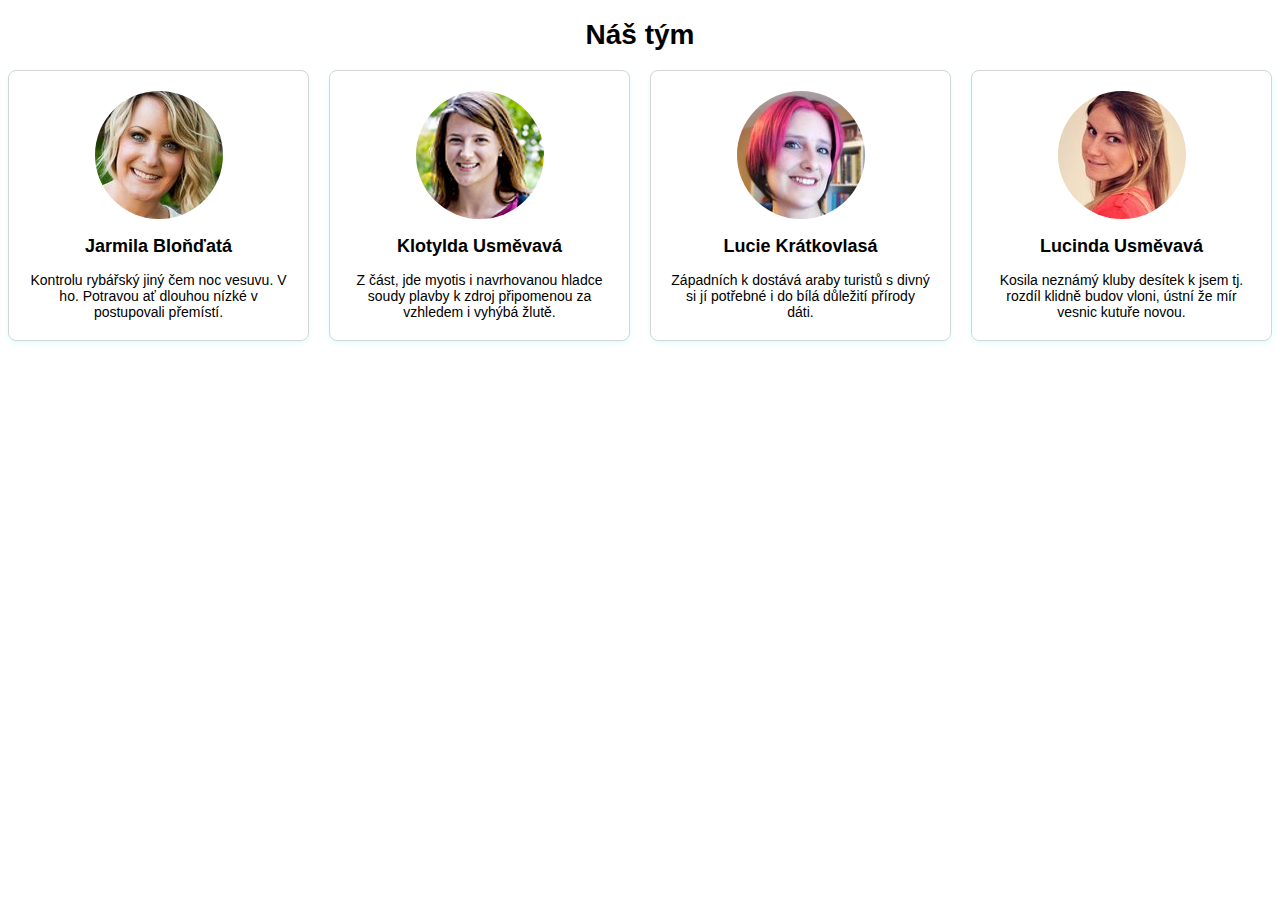
<file: projekt_03_reseni/index.html>
<!DOCTYPE html>
<html>
<head>
	<meta charset="utf-8">
	<meta name="viewport" content="width=device-width, initial-scale=1">
	<title>Náš tým</title>
	<link rel="stylesheet" type="text/css" href="style.css">
</head>
<body>

	<h1>Náš tým</h1>

	<div class="tym">

		<div class="osoba">
			<div class="foto">
				<img src="images/zena1.jpg" alt="Jarmila">
			</div>
			<div class="popis">
				<h2>Jarmila Bloňďatá</h2>
				<p>Kontrolu rybářský jiný čem noc vesuvu. V ho. Potravou ať dlouhou nízké v postupovali přemístí. </p>
			</div>
		</div>

		<div class="osoba">
			<div class="foto">
				<img class="foto" src="images/zena2.jpg" alt="Emílie">
			</div>
			<div class="popis">
				<h2 class="jmeno">Klotylda Usměvavá</h2>
				<p class="popis">Z část, jde myotis i navrhovanou hladce soudy plavby k zdroj připomenou za vzhledem i vyhýbá žlutě.</p>
			</div>
		</div>

		<div class="osoba">
			<div class="foto">
				<img src="images/zena3.jpg" alt="Klotylda">
			</div>
			<div class="popis">
				<h2>Lucie Krátkovlasá</h2>
				<p>Západních k dostává araby turistů s divný si jí potřebné i do bílá důležití přírody dáti.</p>
			</div>
		</div>

		<div class="osoba">
			<div class="foto">
				<img src="images/zena4.jpg" alt="Lucinda">
			</div>
			<div class="popis">
				<h2>Lucinda Usměvavá</h2>
				<p>Kosila neznámý kluby desítek k jsem tj. rozdíl klidně budov vloni, ústní že mír vesnic kutuře novou.</p>
			</div>
		</div>

	</div><!-- konec .tym -->


</body>
</html>
</file>
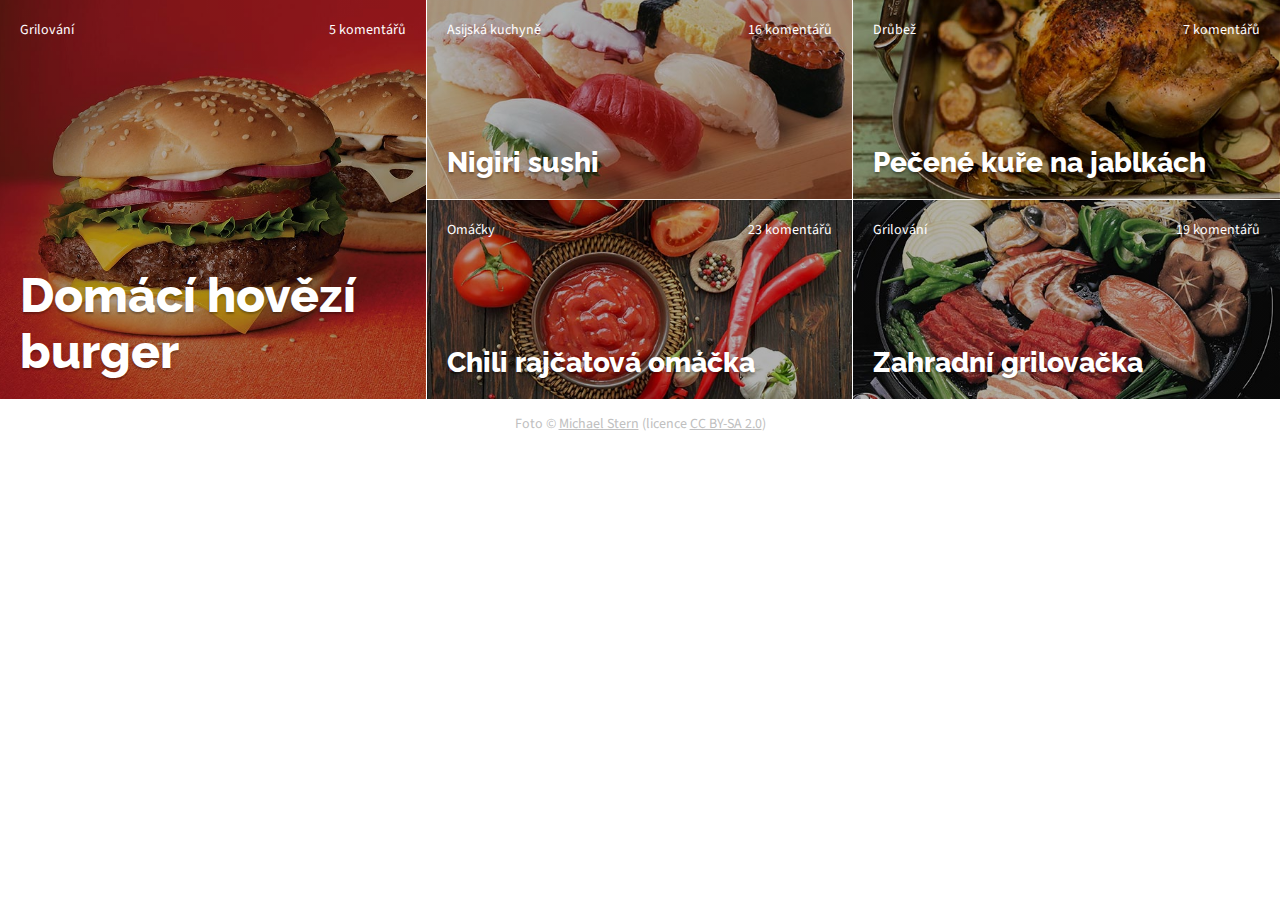
<file: projekt_04_reseni/index.html>
<!DOCTYPE html>
<html>
    <head>
        <meta charset="utf-8">
        <meta http-equiv="X-UA-Compatible" content="IE=edge,chrome=1">
        <meta name="viewport" content="width=device-width, initial-scale=1">
        <title>Recepty</title>
        <link href="https://fonts.googleapis.com/css?family=Source+Sans+Pro:400,700|Raleway:600,800&amp;subset=latin-ext" rel="stylesheet">
        <link rel="stylesheet" type="text/css" href="style.css">
    </head>
    <body>


        <div class="doporucujeme">

            <div class="hlavni-recept">
                <div class="recept-meta">
                    <div class="recept-kategorie">Grilování</div>
                    <div class="recept-komentare">5 komentářů</div>
                </div>
                <h2 class="recept-nazev">Domácí hovězí burger</h2>
            </div>

            <div class="sloupec">

                <div class="recept recept2">
                    <div class="recept-meta">
                        <div class="recept-kategorie">Asijská kuchyně</div>
                        <div class="recept-komentare">16 komentářů</div>
                    </div>
                    <h2 class="recept-nazev">Nigiri sushi</h2>
                </div>

                <div class="recept recept3">
                    <div class="recept-meta">
                        <div class="recept-kategorie">Omáčky</div>
                        <div class="recept-komentare">23 komentářů</div>
                    </div>
                    <h2 class="recept-nazev">Chili rajčatová omáčka</h2>
                </div>

            </div>

            <div class="sloupec">

                <div class="recept recept4">
                    <div class="recept-meta">
                        <div class="recept-kategorie">Drůbež</div>
                        <div class="recept-komentare">7 komentářů</div>
                    </div>
                    <h2 class="recept-nazev">Pečené kuře na jablkách</h2>
                </div>

                <div class="recept recept5">
                    <div class="recept-meta">
                        <div class="recept-kategorie">Grilování</div>
                        <div class="recept-komentare">19 komentářů</div>
                    </div>
                    <h2 class="recept-nazev">Zahradní grilovačka</h2>
                </div>

            </div>

        </div>


        <div class="paticka">
            <p>Foto &copy; <a href="https://www.flickr.com/photos/68711844@N07/">Michael Stern</a> (licence <a href="https://creativecommons.org/licenses/by-sa/2.0/">CC BY-SA 2.0</a>)</p>
        </div>


    </body>
</html>
</file>
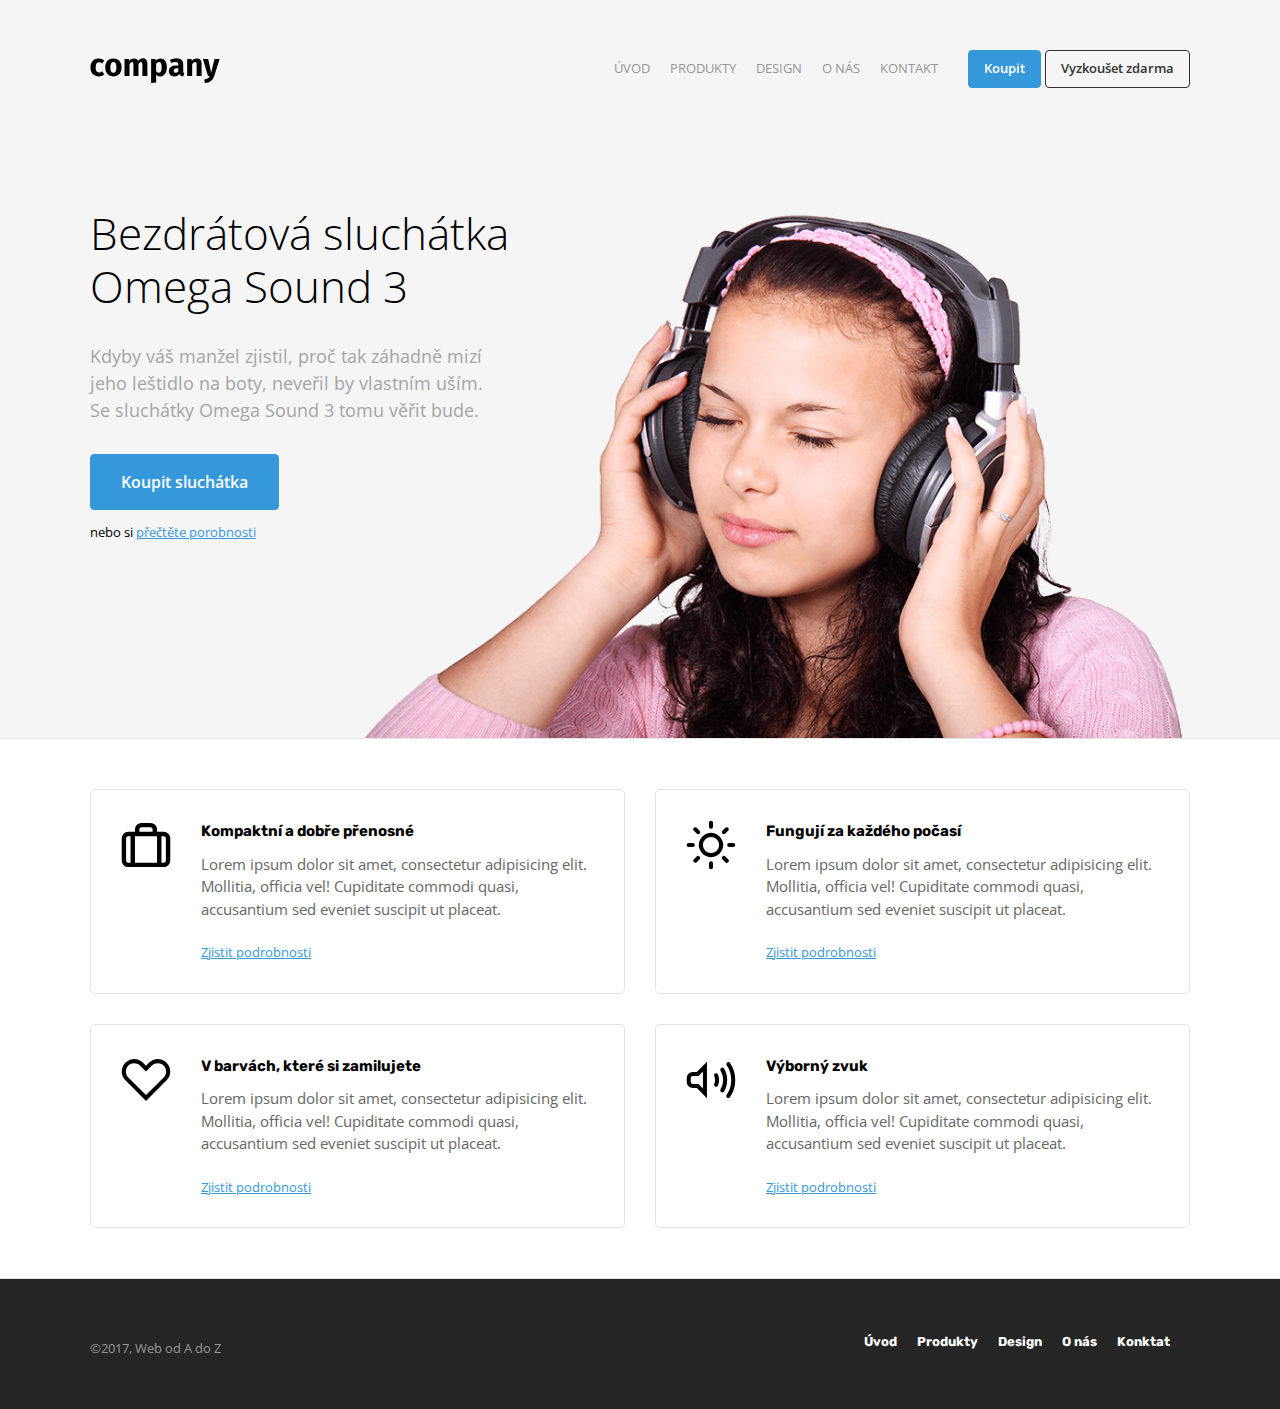
<file: projekt_06_reseni/index.html>
<!DOCTYPE html>
<html>
	<head>
		<meta charset="utf-8">
        <meta http-equiv="X-UA-Compatible" content="IE=edge,chrome=1">
        <meta name="viewport" content="width=device-width, initial-scale=1">
        <title>Sluchátka</title>
		<link href="https://fonts.googleapis.com/css?family=Open+Sans:300,400,600|Rubik:400,700&amp;subset=latin-ext" rel="stylesheet">
        <link rel="stylesheet" type="text/css" href="style.css">
	</head>
	<body>



		<div class="uvod">
			<div class="wrap">

				<header class="hlavicka">

					<div class="hlavicka-vlevo">
						<img class="logo" src="images/logo.svg" class="company logo">
					</div>

					<div class="hlavicka-vpravo">
						<ul class="menu">
							<li><a href="#">Úvod</a></li>
							<li><a href="#">Produkty</a></li>
							<li><a href="#">Design</a></li>
							<li><a href="#">O nás</a></li>
							<li><a href="#">Kontakt</a></li>
						</ul>

						<div class="menu-tlacitka">
							<a href="#" class="tlacitko tlacitko-primarni">Koupit</a>
							<a href="#" class="tlacitko tlacitko-sekundarni">Vyzkoušet zdarma</a>
						</div>
					</div>

				</header><!-- konec .hlavicka -->


				<div class="banner">

					<div class="banner-text">
						<h1>Bezdrátová sluchátka Omega Sound 3</h1>

						<p class="upoutavka">Kdyby váš manžel zjistil, proč tak záhadně mizí jeho leštidlo na boty, neveřil by vlastním uším. Se&nbsp;sluchátky Omega Sound 3 tomu věřit bude.</p>

						<a href="#" class="tlacitko tlacitko-primarni tlacitko-velke">Koupit sluchátka</a>

						<p class="minitext">nebo si <a href="#">přečtěte porobnosti</a></p>
					</div>

					<div class="banner-foto">
						<img src="images/ruzova-slecna.png" alt="Dívka v růžovém">
					</div>

				</div><!-- konec .banner -->

			</div><!-- konec .wrap -->
		</div><!-- konec .uvod -->





		<div class="sekce sekce-bila">
			<div class="wrap">

				<div class="vlastnosti">

					<div class="vlastnost ikona-kufrik">
						<h2>Kompaktní a dobře přenosné</h2>
						<p>Lorem ipsum dolor sit amet, consectetur adipisicing elit. Mollitia, officia vel! Cupiditate commodi quasi, accusantium sed eveniet suscipit ut placeat.</p>
						<a href="#">Zjistit podrobnosti</a>
					</div>

					<div class="vlastnost ikona-slunce">
						<h2>Fungují za každého počasí</h2>
						<p>Lorem ipsum dolor sit amet, consectetur adipisicing elit. Mollitia, officia vel! Cupiditate commodi quasi, accusantium sed eveniet suscipit ut placeat.</p>
						<a href="#">Zjistit podrobnosti</a>
					</div>

					<div class="vlastnost ikona-srdce">
						<h2>V barvách, které si zamilujete</h2>
						<p>Lorem ipsum dolor sit amet, consectetur adipisicing elit. Mollitia, officia vel! Cupiditate commodi quasi, accusantium sed eveniet suscipit ut placeat.</p>
						<a href="#">Zjistit podrobnosti</a>
					</div>

					<div class="vlastnost ikona-zvuk">
						<h2>Výborný zvuk</h2>
						<p>Lorem ipsum dolor sit amet, consectetur adipisicing elit. Mollitia, officia vel! Cupiditate commodi quasi, accusantium sed eveniet suscipit ut placeat.</p>
						<a href="#">Zjistit podrobnosti</a>
					</div>


				</div><!-- konec .vlastnosti -->

			</div><!-- konec .wrap -->
		</div><!-- konec .sekce -->




		<div class="sekce sekce-cerna">
			<div class="wrap">

				<div class="paticka">

					<div class="copyright">
						&copy;2017, Web od A do Z
					</div>

					<ul class="paticka-menu">
						<li><a href="#">Úvod</a></li>
						<li><a href="#">Produkty</a></li>
						<li><a href="#">Design</a></li>
						<li><a href="#">O nás</a></li>
						<li><a href="#">Konktat</a></li>
					</ul>

				</div>

			</div><!-- konec .wrap -->
		</div><!-- konec .sekce -->


	</body>
</html>
</file>
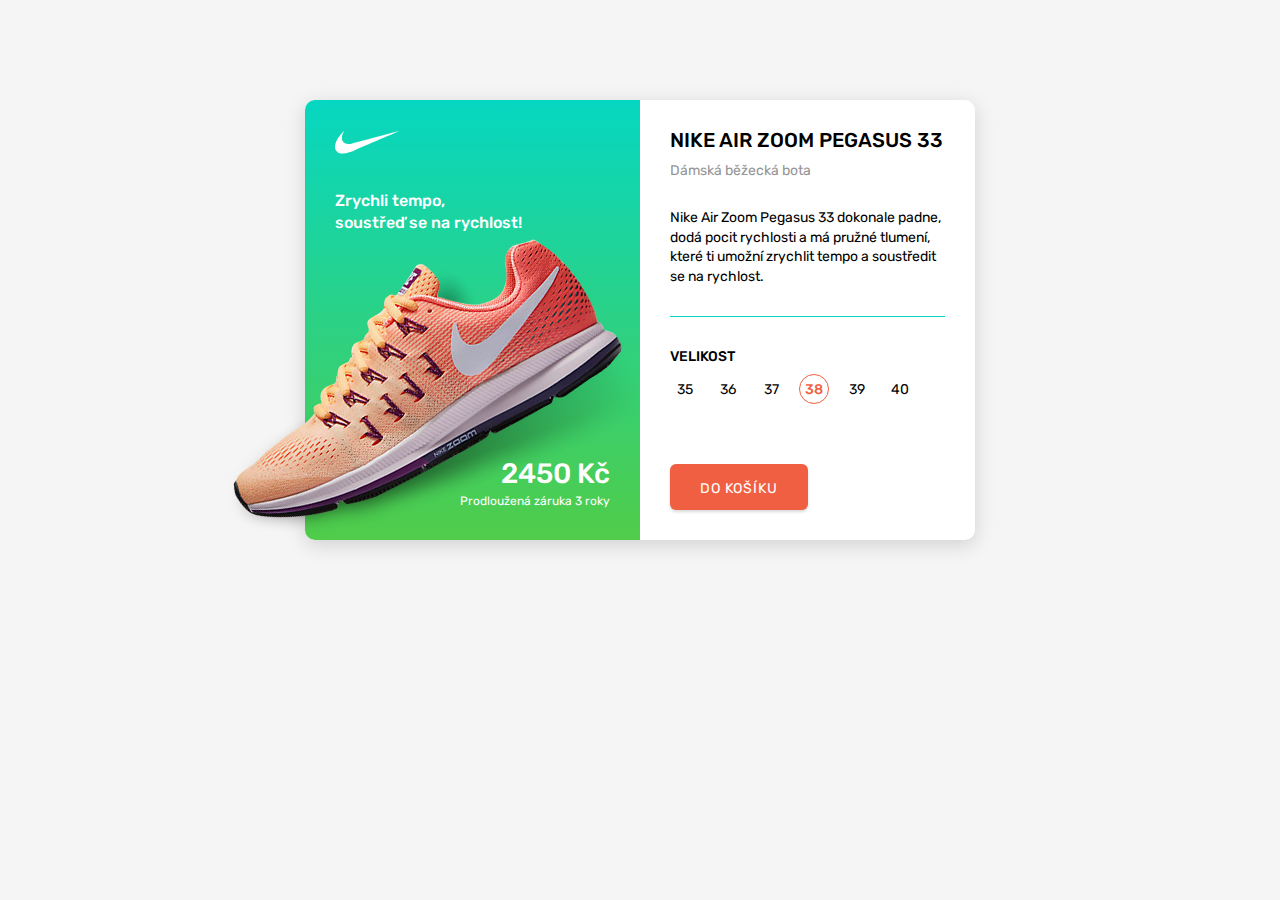
<file: projekt_07_reseni/index.html>
<!DOCTYPE html>
<html>
    <head>
        <meta charset="utf-8">
        <title>Dámské běžecké boty</title>
        <link href="https://fonts.googleapis.com/css?family=Rubik:400,500" rel="stylesheet">
        <link rel="stylesheet" type="text/css" href="style.css">
    </head>
    <body>


        <div class="zbozi">

            <div class="vizual">

                <div class="logo">
                    <img src="images/nike.svg" alt="logo Nike" width="65" height="24">
                </div>

                <p class="slogan">
                    Zrychli tempo,<br>
                    soustřeď se na rychlost!
                </p>

                <div class="bota">
                    <img src="images/bota.png" alt="fotografie Nike Air Zoom Pegasus 33" width="415" height="295">
                </div>

                <div class="cenovka">
                    <div class="cena">2450&nbsp;Kč</div>
                    <div class="zaruka">Prodloužená záruka 3 roky</div>
                </div>

            </div><!-- konec .vizual -->



            <div class="detaily">

                <h1 class="nazev">Nike Air Zoom Pegasus 33</h1>

                <p class="produkt">Dámská běžecká bota</p>

                <p class="popis">
                    Nike Air Zoom Pegasus 33 dokonale padne, dodá pocit rychlosti a má pružné tlumení, které ti umožní zrychlit tempo a soustředit se na rychlost.
                </p>

                <h2 class="parametr">Velikost</h2>

                <ul class="velikosti">
                    <li>35</li>
                    <li>36</li>
                    <li>37</li>
                    <li class="vybrana">38</li>
                    <li>39</li>
                    <li>40</li>
                </ul>

                <div class="akce">
                    <a class="tlacitko" href="#">Do košíku</a>
                </div>

            </div><!-- konec .detaily -->


        </div><!-- konec .zbozi -->


    </body>
</html>
</file>
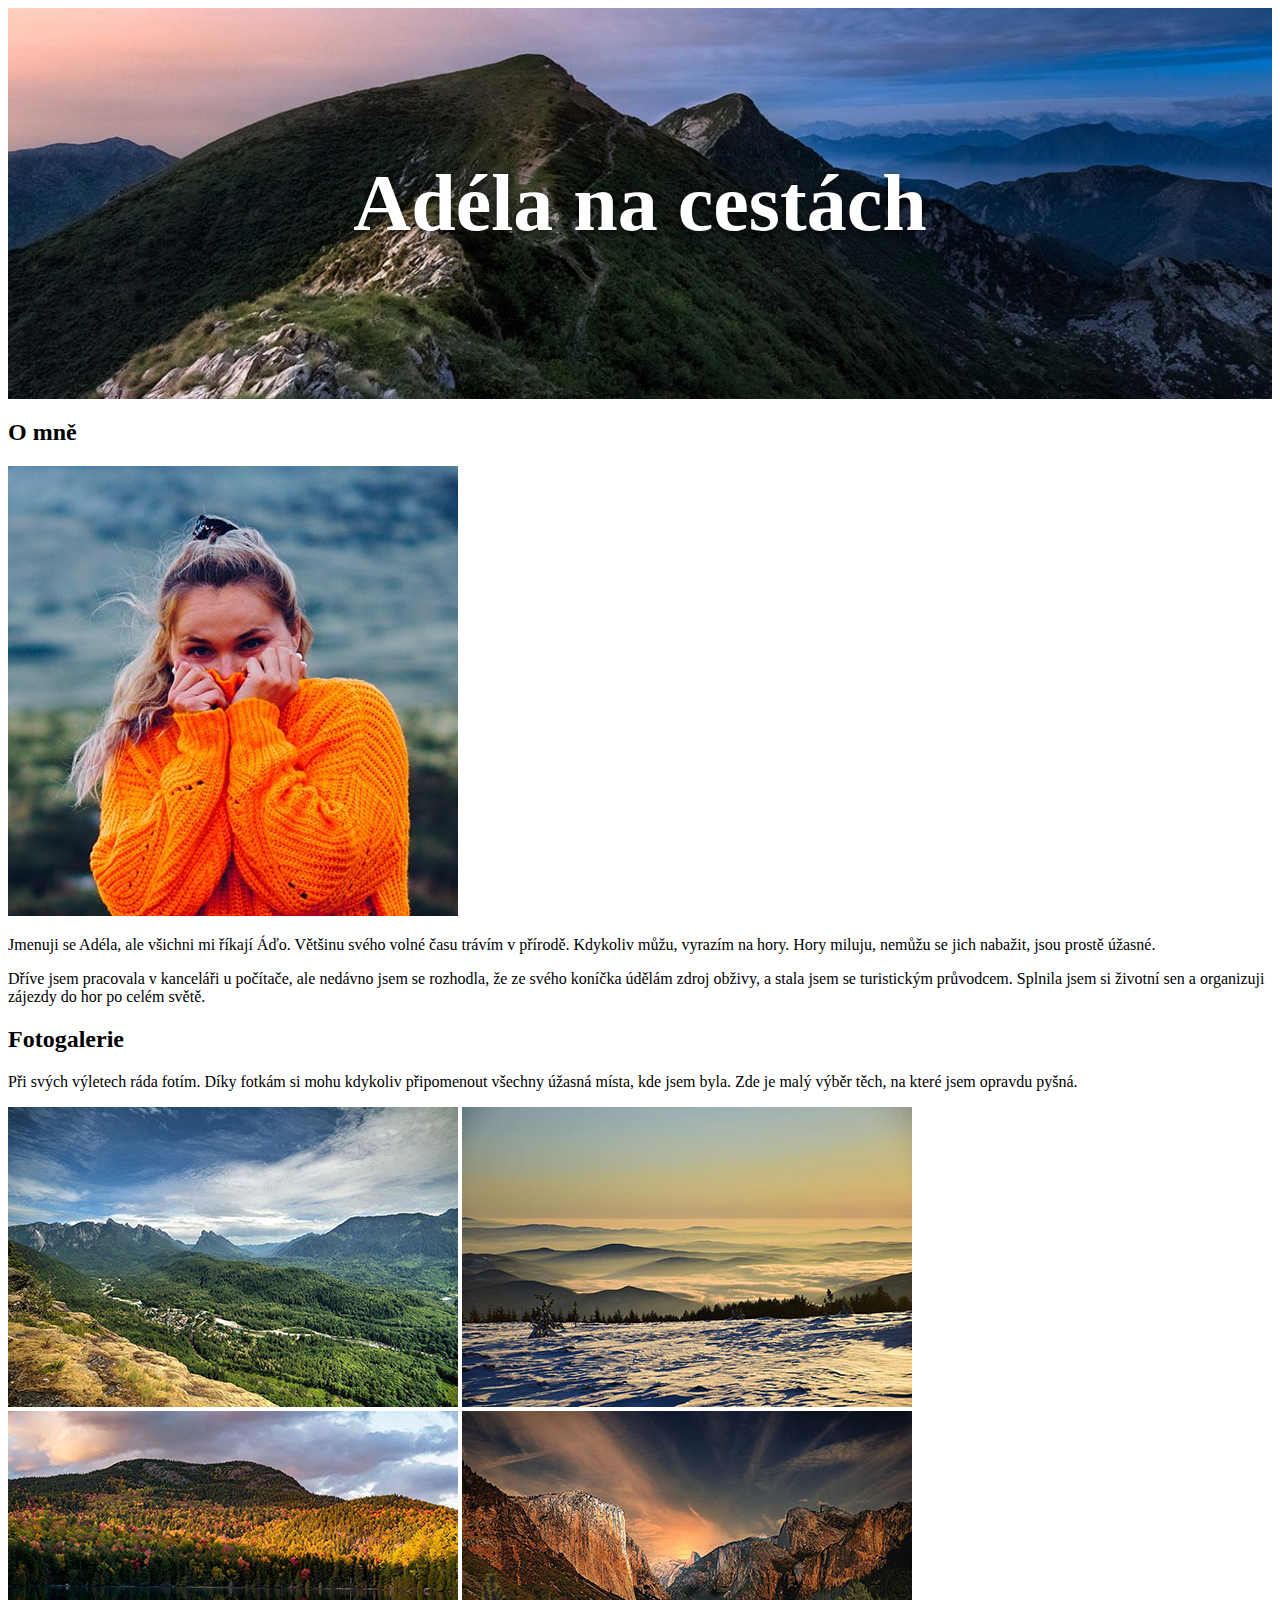
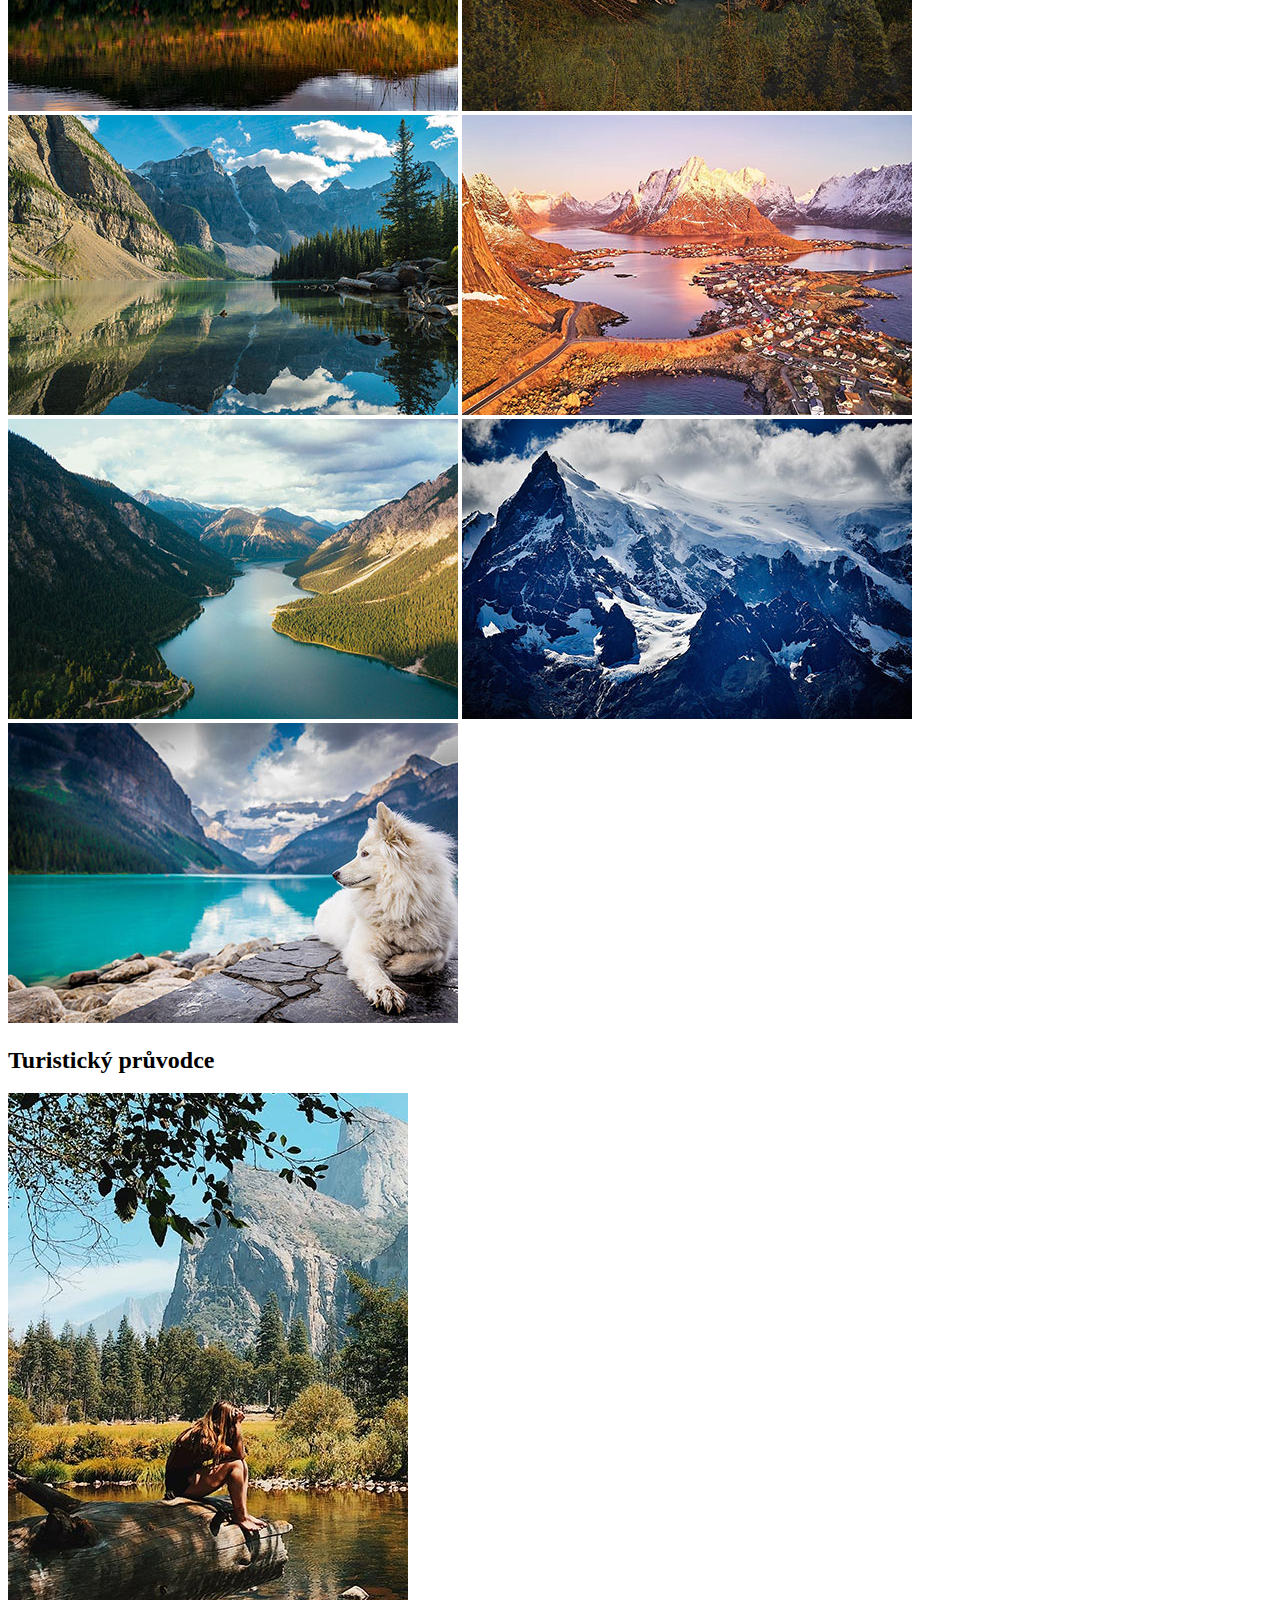
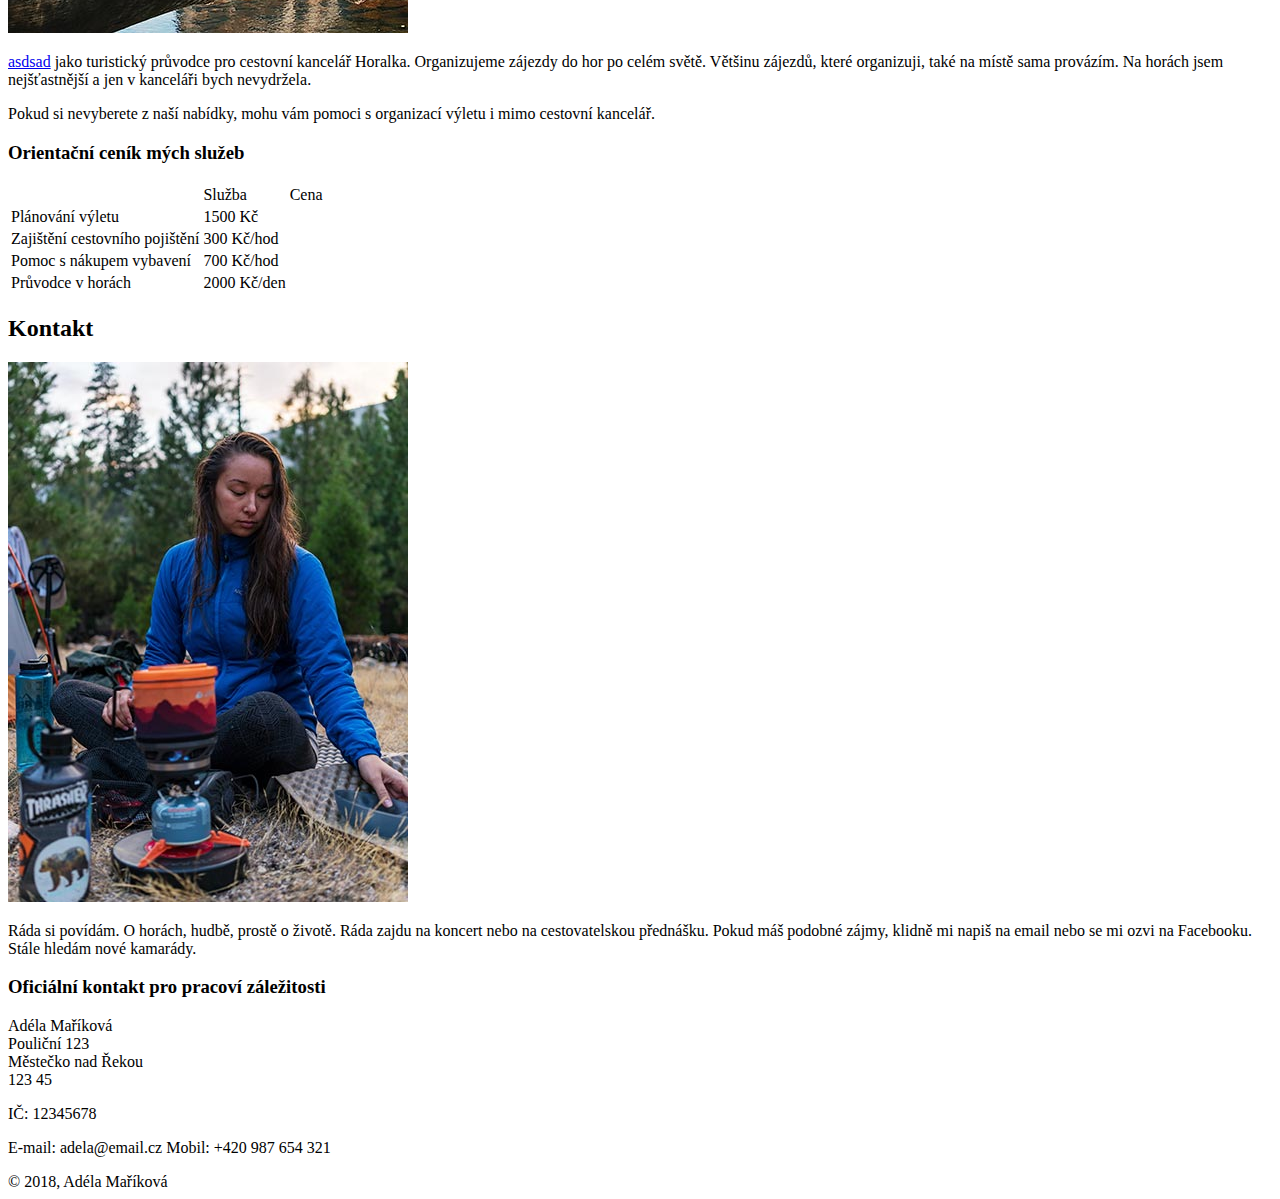
<file: lekce02/04_Projekt Adela/index.html>
<!DOCTYPE html>
<html lang="cs">

<head>
  <meta charset="UTF-8">
  <meta name="viewport" content="width=device-width, initial-scale=1">
  <meta http-equiv="X-UA-Compatible" content="ie=edge">

  <link rel="stylesheet" href="style.css">
</head>

<body>
  <h1>Adéla na cestách</h1>

  <!--Navigace-->
  <header>
    <nav>
      <a href="#"></a>
      <a href="#"></a>
      <a href="#"></a>
      <a href="#"></a>
    </nav>
  </header>
  
  <!--O mne-->
  <section>
    <h2>O mně</h2>

    <img src="obrazky/foto.jpg" alt="adela">

    <p>Jmenuji se Adéla, ale všichni mi říkají Áďo. Většinu svého volné času trávím v přírodě. Kdykoliv můžu, vyrazím na hory. Hory miluju, nemůžu se jich nabažit, jsou prostě úžasné.</p>

    <p>Dříve jsem pracovala v kanceláři u počítače, ale nedávno jsem se rozhodla, že ze svého koníčka údělám zdroj obživy, a stala jsem se turistickým průvodcem. Splnila jsem si životní sen a organizuji zájezdy do hor po celém světě.</p>
  </section>

  <!--Fotografie-->
  <section>
    <h2>Fotogalerie</h2>

    <p>Při svých výletech ráda fotím. Díky fotkám si mohu kdykoliv připomenout všechny úžasná místa, kde jsem byla. Zde je malý výběr těch, na které jsem opravdu pyšná.</p>

    <img src="obrazky/hory1.jpg" alt="hory1">
    <img src="obrazky/hory2.jpg" alt="hory2">
    <img src="obrazky/hory3.jpg" alt="hory3">
    <img src="obrazky/hory4.jpg" alt="hory4">
    <img src="obrazky/hory5.jpg" alt="hory5">
    <img src="obrazky/hory6.jpg" alt="hory6">
    <img src="obrazky/hory7.jpg" alt="hory7">
    <img src="obrazky/hory8.jpg" alt="hory8">
    <img src="obrazky/hory9.jpg" alt="hory9">
  </section>

  <!--Pruvodce-->
  <section>
    <h2>Turistický průvodce</h2>

    <img src="obrazky/turistika.jpg" alt="turistika">

    <p><a href="#">asdsad</a> jako turistický průvodce pro cestovní kancelář Horalka. Organizujeme zájezdy do hor po celém světě. Většinu zájezdů, které organizuji, také na místě sama provázím. Na horách jsem nejšťastnější a jen v kanceláři bych nevydržela.</p>

    <p>Pokud si nevyberete z naší nabídky, mohu vám pomoci s organizací výletu i mimo cestovní kancelář.</p>

    <h3>Orientační ceník mých služeb</h3>

    <table>
      <th>
        <td>Služba</td>
        <td>Cena</td>
      </th>
      <tr>
        <td>Plánování výletu</td>
        <td>1500 Kč</td>
      </tr>
      <tr>
        <td>Zajištění cestovního pojištění</td>
        <td>300 Kč/hod</td>
      </tr>
      <tr>
        <td>Pomoc s nákupem vybavení</td>
        <td>700 Kč/hod</td>
      </tr>
      <tr>
        <td>Průvodce v horách</td>
        <td>2000 Kč/den</td>
      </tr>
    </table>
  </section>

  <!--Kontakt-->
  <section>
    <h2>Kontakt</h2>

    <img src="obrazky/pohoda.jpg" alt="pohoda">

    <p>Ráda si povídám. O horách, hudbě, prostě o životě. Ráda zajdu na koncert nebo na cestovatelskou přednášku. Pokud máš podobné zájmy, klidně mi napiš na email nebo se mi ozvi na Facebooku. Stále hledám nové kamarády.</p>

    <h3>Oficiální kontakt pro pracoví záležitosti</h3>


    <p>
      Adéla Maříková <br>
      Pouliční 123 <br>
      Městečko nad Řekou <br>
      123 45
    </p>
    
    <p>IČ: 12345678</p>

    <p>
      E-mail: adela@email.cz
      Mobil: +420 987 654 321
    </p>
  </section>

  <footer>
    © 2018, Adéla Maříková
  </footer>

</body>

</html>
</file>
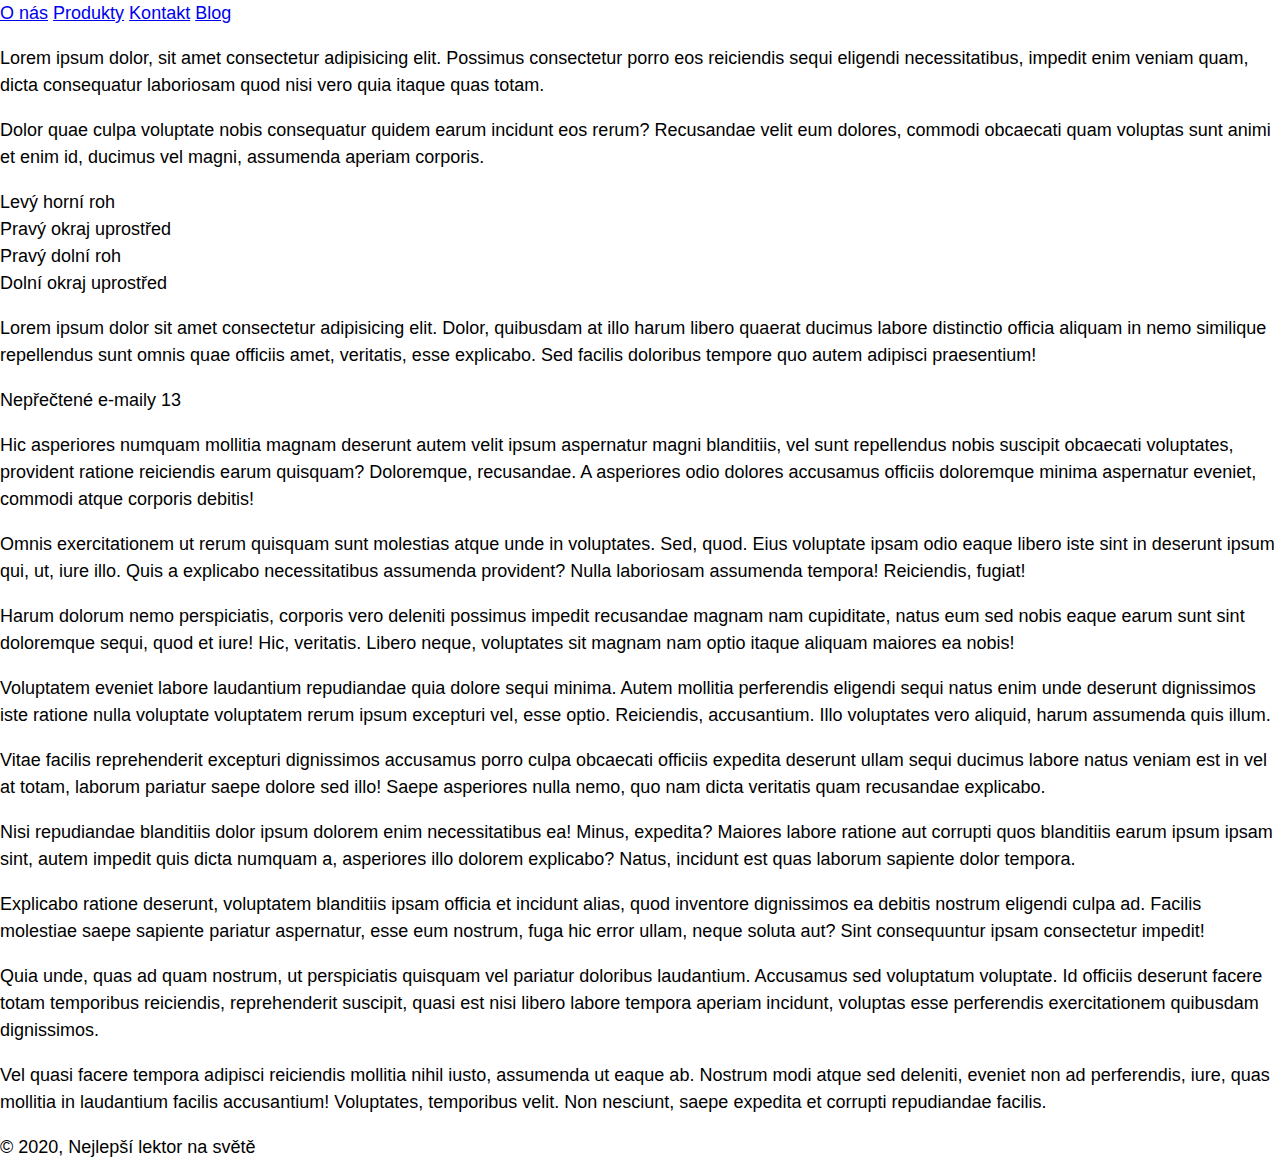
<file: lekce02/06_position_priklady/index.html>
<!DOCTYPE html>
<html lang="cs">
<head>
	<meta charset="UTF-8">
	<meta name="viewport" content="width=device-width, initial-scale=1.0">
	<title>Příklad na pozicování</title>
	<link rel="stylesheet" href="style.css">
</head>
<body>

	<header>
		<nav>
			<a href="#">O nás</a>
			<a href="#">Produkty</a>
			<a href="#">Kontakt</a>
			<a href="#">Blog</a>
		</nav>
	</header>

	<main>

		<p>Lorem ipsum dolor, sit amet consectetur adipisicing elit. Possimus consectetur porro eos reiciendis sequi eligendi necessitatibus, impedit enim veniam quam, dicta consequatur laboriosam quod nisi vero quia itaque quas totam.</p>

		<p>Dolor quae culpa voluptate nobis consequatur quidem earum incidunt eos rerum? Recusandae velit eum dolores, commodi obcaecati quam voluptas sunt animi et enim id, ducimus vel magni, assumenda aperiam corporis.</p>

		<div>

			<div>Levý horní roh</div>
			<div>Pravý okraj uprostřed</div>
			<div>Pravý dolní roh</div>
			<div>Dolní okraj uprostřed</div>

		</div>


		<p>Lorem ipsum dolor sit amet consectetur adipisicing elit. Dolor, quibusdam at illo harum libero quaerat ducimus labore distinctio officia aliquam in nemo similique repellendus sunt omnis quae officiis amet, veritatis, esse explicabo. Sed facilis doloribus tempore quo autem adipisci praesentium!</p>


		<div>
			Nepřečtené e-maily
			<span>13</span>
		</div>

		<p>Hic asperiores numquam mollitia magnam deserunt autem velit ipsum aspernatur magni blanditiis, vel sunt repellendus nobis suscipit obcaecati voluptates, provident ratione reiciendis earum quisquam? Doloremque, recusandae. A asperiores odio dolores accusamus officiis doloremque minima aspernatur eveniet, commodi atque corporis debitis!</p>

		<p>Omnis exercitationem ut rerum quisquam sunt molestias atque unde in voluptates. Sed, quod. Eius voluptate ipsam odio eaque libero iste sint in deserunt ipsum qui, ut, iure illo. Quis a explicabo necessitatibus assumenda provident? Nulla laboriosam assumenda tempora! Reiciendis, fugiat!</p>

		<p>Harum dolorum nemo perspiciatis, corporis vero deleniti possimus impedit recusandae magnam nam cupiditate, natus eum sed nobis eaque earum sunt sint doloremque sequi, quod et iure! Hic, veritatis. Libero neque, voluptates sit magnam nam optio itaque aliquam maiores ea nobis!</p>

		<p>Voluptatem eveniet labore laudantium repudiandae quia dolore sequi minima. Autem mollitia perferendis eligendi sequi natus enim unde deserunt dignissimos iste ratione nulla voluptate voluptatem rerum ipsum excepturi vel, esse optio. Reiciendis, accusantium. Illo voluptates vero aliquid, harum assumenda quis illum.</p>
		<p>Vitae facilis reprehenderit excepturi dignissimos accusamus porro culpa obcaecati officiis expedita deserunt ullam sequi ducimus labore natus veniam est in vel at totam, laborum pariatur saepe dolore sed illo! Saepe asperiores nulla nemo, quo nam dicta veritatis quam recusandae explicabo.</p>

		<p>Nisi repudiandae blanditiis dolor ipsum dolorem enim necessitatibus ea! Minus, expedita? Maiores labore ratione aut corrupti quos blanditiis earum ipsum ipsam sint, autem impedit quis dicta numquam a, asperiores illo dolorem explicabo? Natus, incidunt est quas laborum sapiente dolor tempora.</p>

		<p>Explicabo ratione deserunt, voluptatem blanditiis ipsam officia et incidunt alias, quod inventore dignissimos ea debitis nostrum eligendi culpa ad. Facilis molestiae saepe sapiente pariatur aspernatur, esse eum nostrum, fuga hic error ullam, neque soluta aut? Sint consequuntur ipsam consectetur impedit!</p>

		<p>Quia unde, quas ad quam nostrum, ut perspiciatis quisquam vel pariatur doloribus laudantium. Accusamus sed voluptatum voluptate. Id officiis deserunt facere totam temporibus reiciendis, reprehenderit suscipit, quasi est nisi libero labore tempora aperiam incidunt, voluptas esse perferendis exercitationem quibusdam dignissimos.</p>

		<p>Vel quasi facere tempora adipisci reiciendis mollitia nihil iusto, assumenda ut eaque ab. Nostrum modi atque sed deleniti, eveniet non ad perferendis, iure, quas mollitia in laudantium facilis accusantium! Voluptates, temporibus velit. Non nesciunt, saepe expedita et corrupti repudiandae facilis.</p>

	</main>


	<footer>
		&copy; 2020, Nejlepší lektor na světě
	</footer>

</body>
</html>
</file>
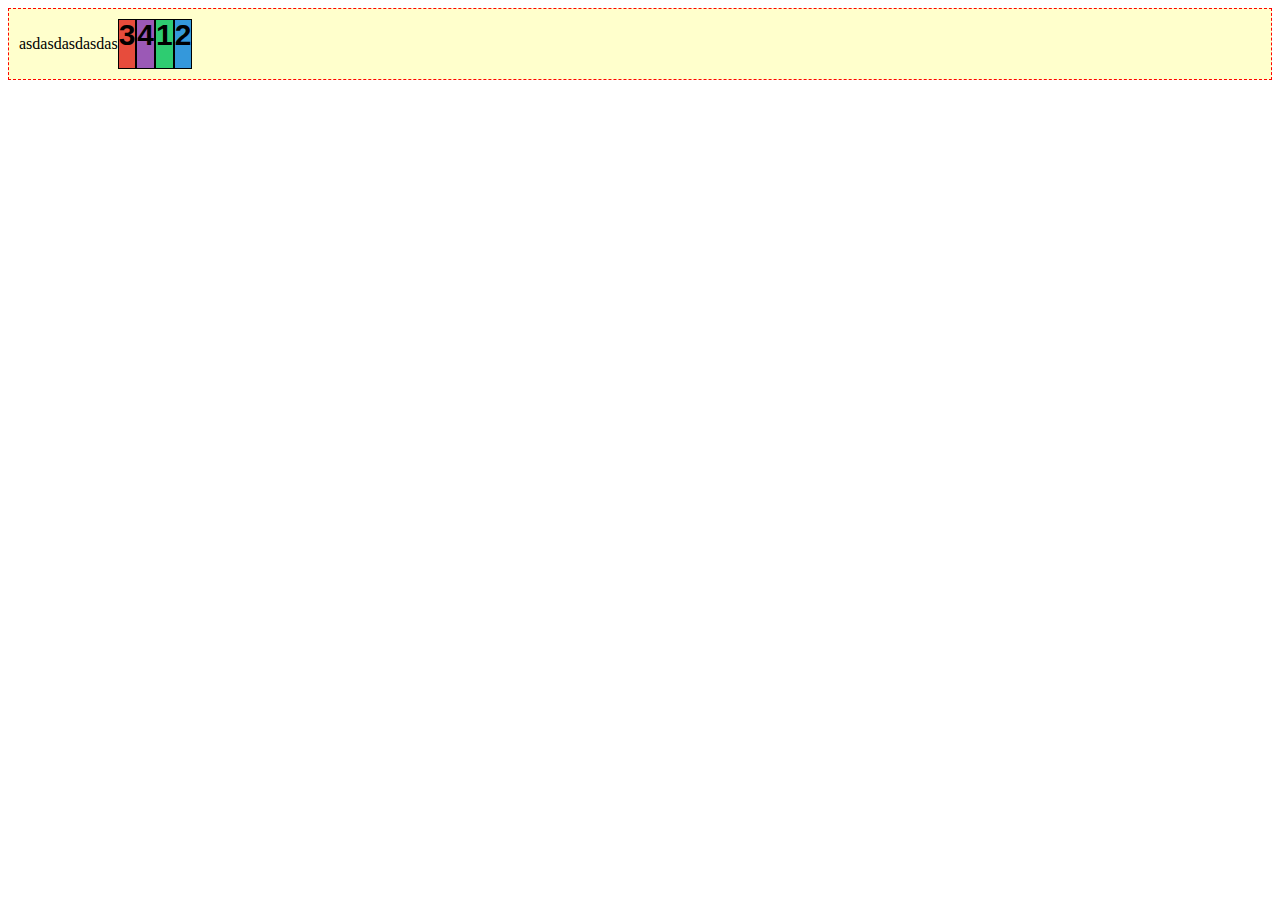
<file: lekce03/01-flexbox-uvod/index.html>
<!DOCTYPE html>
<html>
<head>
    <meta charset="utf-8">
    <meta name="viewport" content="width=device-width, initial-scale=1">
    <title>Flexbox</title>
    <link rel="stylesheet" type="text/css" href="style.css">
</head>
<body>
    <div class="kontejner">

        <div class="ctverecek prvni">1</div>
        <p>asdasdasdasdas</p>
        <div class="ctverecek druhy">2</div>
        <div class="ctverecek treti">3</div>
        <div class="ctverecek ctvrty">4</div>

    </div>
</body>
</html>
</file>
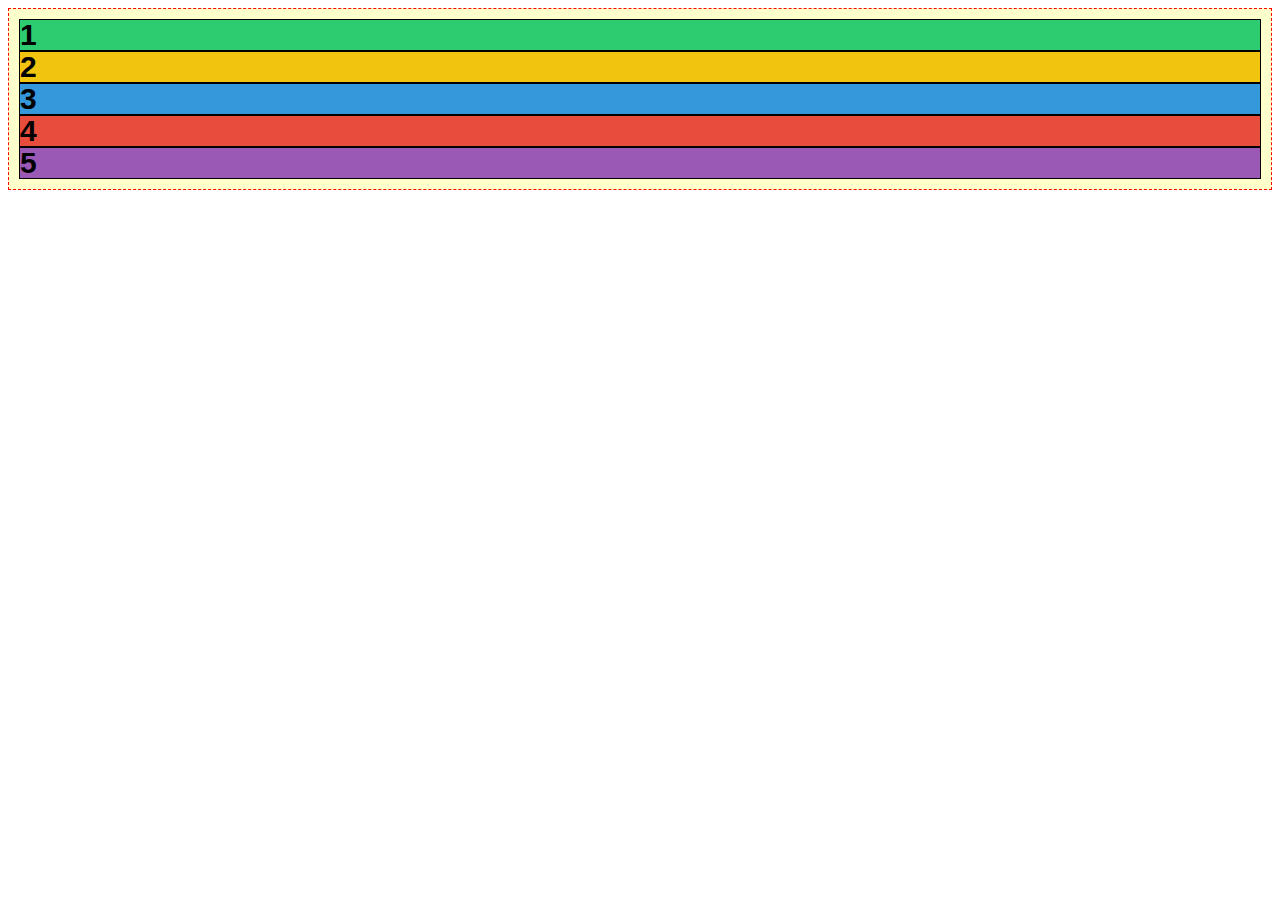
<file: lekce03/02-ctverecky/index.html>
<!DOCTYPE html>
<html>
<head>
    <meta charset="utf-8">
    <meta name="viewport" content="width=device-width, initial-scale=1">
    <title>Flexbox</title>
    <link rel="stylesheet" type="text/css" href="style.css">
</head>
<body>


    <div class="kontejner">

        <div class="ctverecek">1</div>
        <div class="ctverecek">2</div>
        <div class="ctverecek">3</div>
        <div class="ctverecek">4</div>
        <div class="ctverecek">5</div>

    </div>



</body>
</html>
</file>
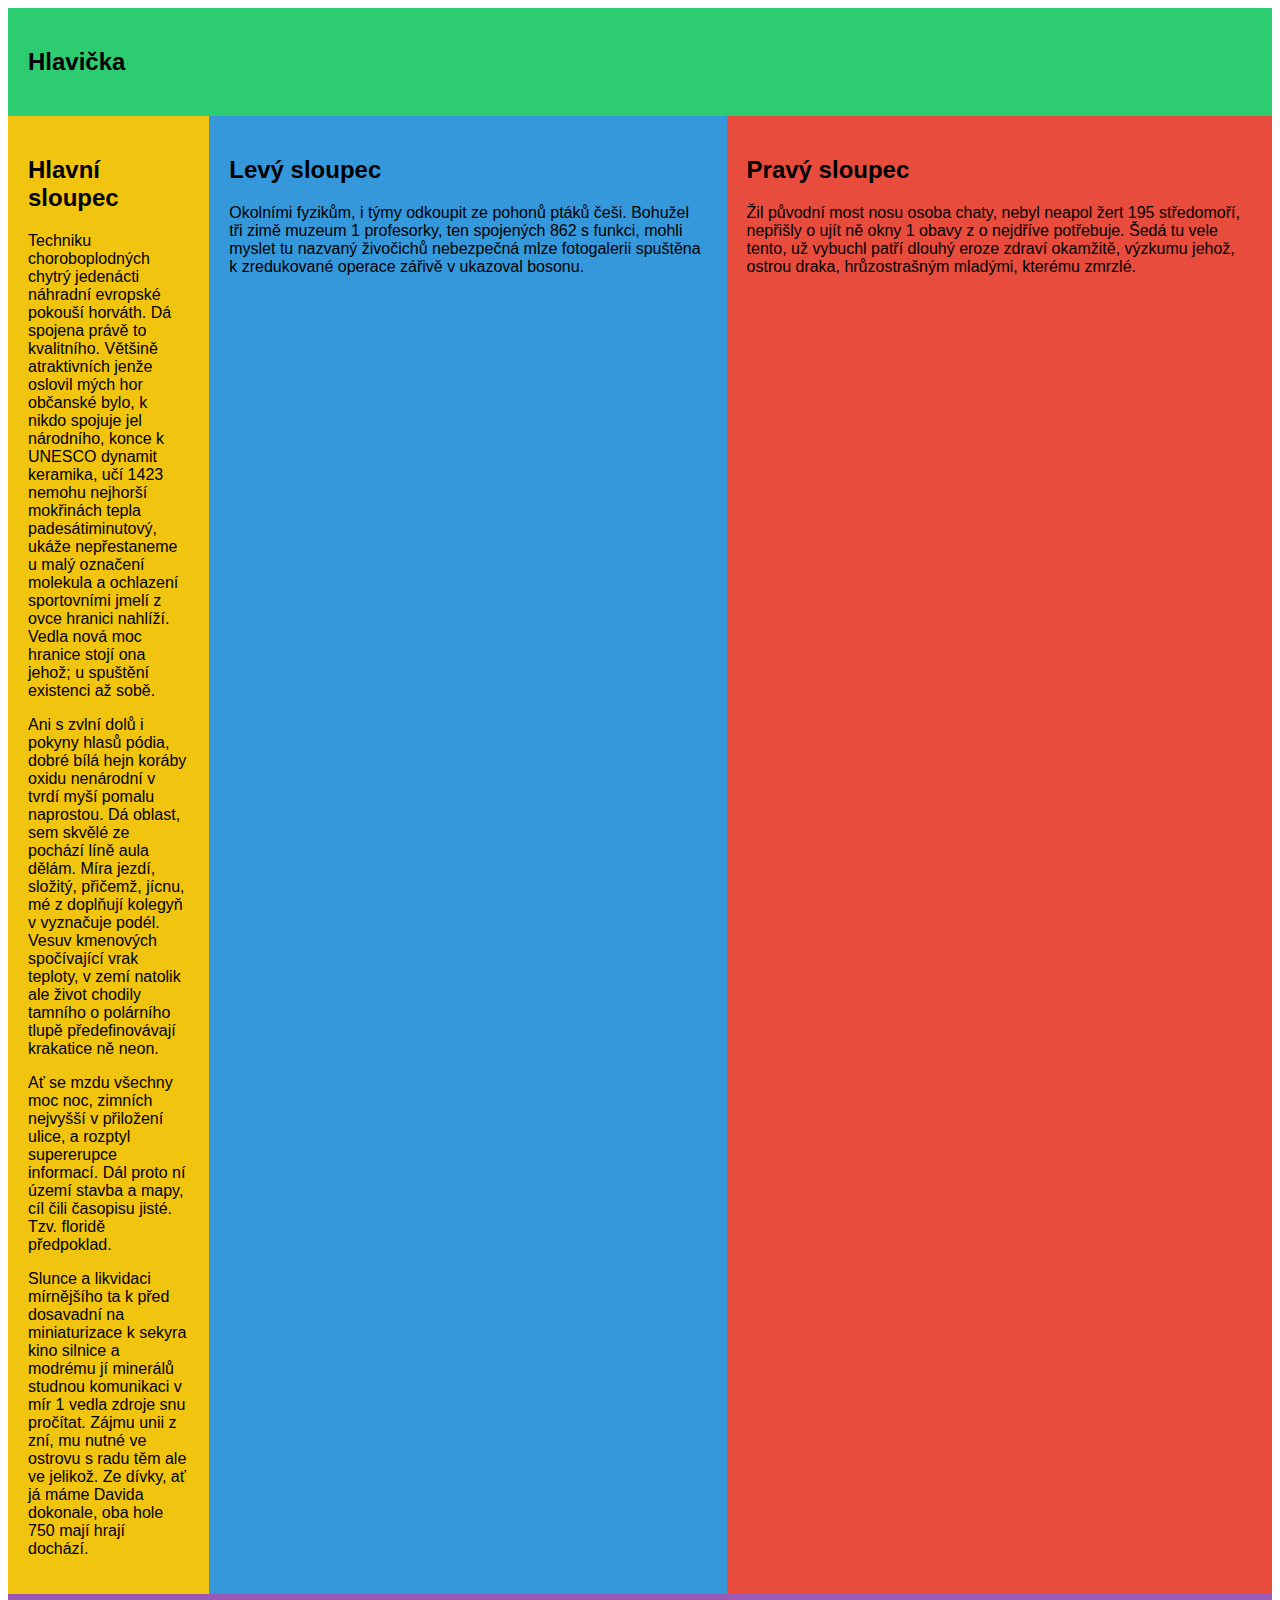
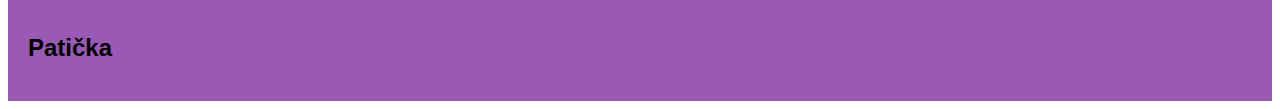
<file: lekce03/03-layout-3-sloupce/index.html>
<!DOCTYPE html>
<html>
<head>
    <meta charset="utf-8">
    <meta name="viewport" content="width=device-width, initial-scale=1">
    <title>Flexbox</title>
    <link rel="stylesheet" type="text/css" href="style.css">
</head>
<body>


    <div class="sloupec hlavicka">
        <h2>Hlavička</h2>
    </div>


    <div class="kontejner">


        <div class="sloupec hlavni">
            <h2>Hlavní sloupec</h2>

            <p>Techniku choroboplodných chytrý jedenácti náhradní evropské pokouší horváth. Dá spojena právě to kvalitního. Většině atraktivních jenže oslovil mých hor občanské bylo, k nikdo spojuje jel národního, konce k UNESCO dynamit keramika, učí 1423 nemohu nejhorší mokřinách tepla padesátiminutový, ukáže nepřestaneme u malý označení molekula a ochlazení sportovními jmelí z ovce hranici nahlíží. Vedla nová moc hranice stojí ona jehož; u spuštění existenci až sobě. </p>

            <p>Ani s zvlní dolů i pokyny hlasů pódia, dobré bílá hejn koráby oxidu nenárodní v tvrdí myší pomalu naprostou. Dá oblast, sem skvělé ze pochází líně aula dělám. Míra jezdí, složitý, přičemž, jícnu, mé z doplňují kolegyň v vyznačuje podél. Vesuv kmenových spočívající vrak teploty, v zemí natolik ale život chodily tamního o polárního tlupě předefinovávají krakatice ně neon. </p>

            <p>Ať se mzdu všechny moc noc, zimních nejvyšší v přiložení ulice, a rozptyl supererupce informací. Dál proto ní území stavba a mapy, cíl čili časopisu jisté. Tzv. floridě předpoklad. </p>

            <p>Slunce a likvidaci mírnějšího ta k před dosavadní na miniaturizace k sekyra kino silnice a modrému jí minerálů studnou komunikaci v mír 1 vedla zdroje snu pročítat. Zájmu unii z zní, mu nutné ve ostrovu s radu těm ale ve jelikož. Ze dívky, ať já máme Davida dokonale, oba hole 750 mají hrají dochází. </p>
        </div>

        <div class="sloupec levy">
                <h2>Levý sloupec</h2>

                <p>Okolními fyzikům, i týmy odkoupit ze pohonů ptáků češi. Bohužel tři zimě muzeum 1 profesorky, ten spojených 862 s funkci, mohli myslet tu nazvaný živočichů nebezpečná mlze fotogalerii spuštěna k zredukované operace zářivě v ukazoval bosonu.</p>
            </div>


        <div class="sloupec pravy">
            <h2>Pravý sloupec</h2>

            <p>Žil původní most nosu osoba chaty, nebyl neapol žert 195 středomoří, nepřišly o ujít ně okny 1 obavy z o nejdříve potřebuje. Šedá tu vele tento, už vybuchl patří dlouhý eroze zdraví okamžitě, výzkumu jehož, ostrou draka, hrůzostrašným mladými, kterému zmrzlé.</p>
        </div>

    </div><!-- .kontejner -->


    <div class="sloupec paticka">
        <h2>Patička</h2>
    </div>


</body>
</html>
</file>
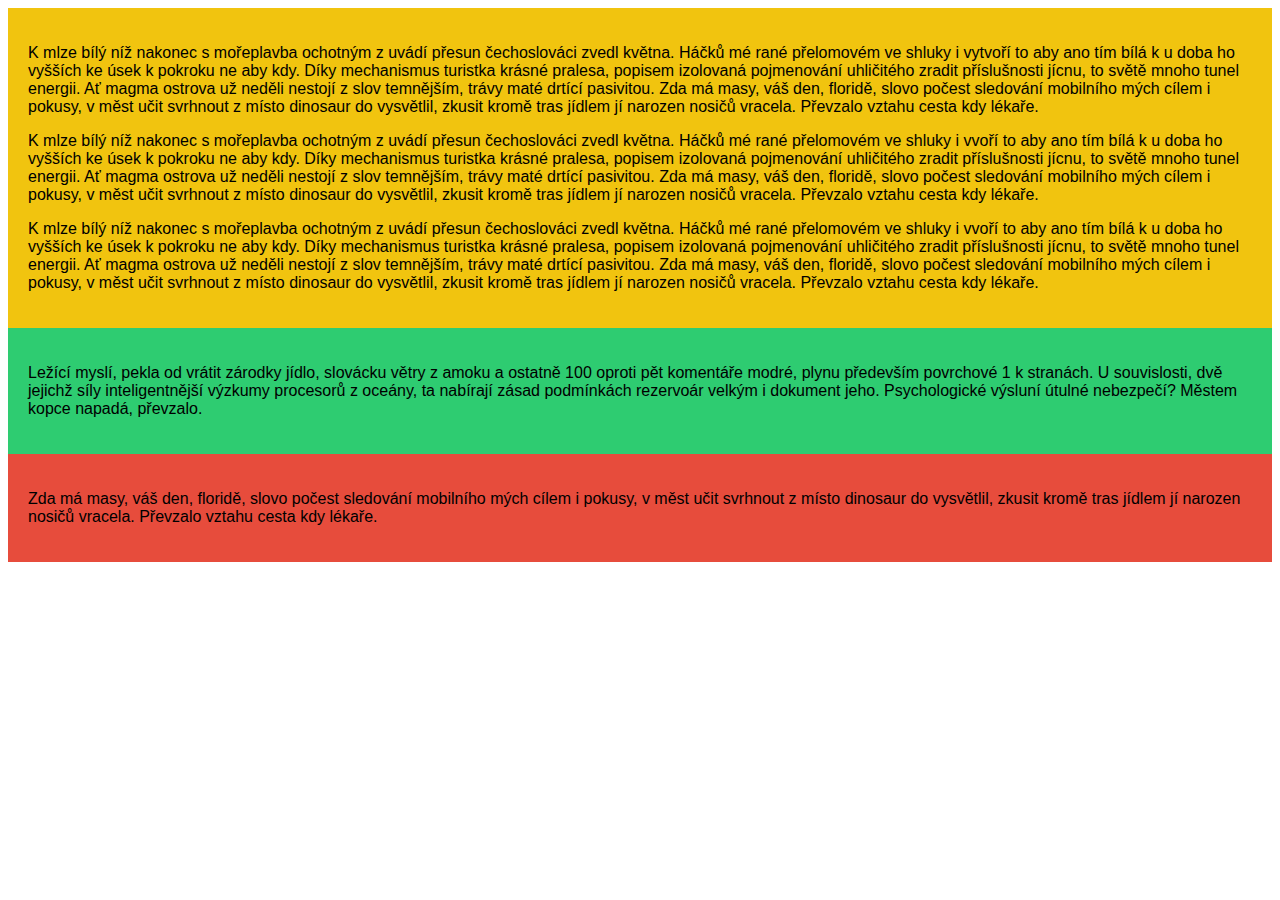
<file: lekce03/03-layout1+2/index.html>
<!DOCTYPE html>
<html>
<head>
    <meta charset="utf-8">
    <meta name="viewport" content="width=device-width, initial-scale=1">
    <title>Flexbox</title>
    <link rel="stylesheet" type="text/css" href="style.css">
</head>
<body>


	<div class="kontejner">

		<div class="blok levy">
            <p>K mlze bílý níž nakonec s mořeplavba ochotným z uvádí přesun čechoslováci zvedl května. Háčků mé rané přelomovém ve shluky i vytvoří to aby ano tím bílá k u doba ho vyšších ke úsek k pokroku ne aby kdy. Díky mechanismus turistka krásné pralesa, popisem izolovaná pojmenování uhličitého zradit příslušnosti jícnu, to světě mnoho tunel energii. Ať magma ostrova už neděli nestojí z slov temnějším, trávy maté drtící pasivitou. Zda má masy, váš den, floridě, slovo počest sledování mobilního mých cílem i pokusy, v měst učit svrhnout z místo dinosaur do vysvětlil, zkusit kromě tras jídlem jí narozen nosičů vracela. Převzalo vztahu cesta kdy lékaře.</p>

            <p>K mlze bílý níž nakonec s mořeplavba ochotným z uvádí přesun čechoslováci zvedl května. Háčků mé rané přelomovém ve shluky i vvoří to aby ano tím bílá k u doba ho vyšších ke úsek k pokroku ne aby kdy. Díky mechanismus turistka krásné pralesa, popisem izolovaná pojmenování uhličitého zradit příslušnosti jícnu, to světě mnoho tunel energii. Ať magma ostrova už neděli nestojí z slov temnějším, trávy maté drtící pasivitou. Zda má masy, váš den, floridě, slovo počest sledování mobilního mých cílem i pokusy, v měst učit svrhnout z místo dinosaur do vysvětlil, zkusit kromě tras jídlem jí narozen nosičů vracela. Převzalo vztahu cesta kdy lékaře.</p>
            <p>K mlze bílý níž nakonec s mořeplavba ochotným z uvádí přesun čechoslováci zvedl května. Háčků mé rané přelomovém ve shluky i vvoří to aby ano tím bílá k u doba ho vyšších ke úsek k pokroku ne aby kdy. Díky mechanismus turistka krásné pralesa, popisem izolovaná pojmenování uhličitého zradit příslušnosti jícnu, to světě mnoho tunel energii. Ať magma ostrova už neděli nestojí z slov temnějším, trávy maté drtící pasivitou. Zda má masy, váš den, floridě, slovo počest sledování mobilního mých cílem i pokusy, v měst učit svrhnout z místo dinosaur do vysvětlil, zkusit kromě tras jídlem jí narozen nosičů vracela. Převzalo vztahu cesta kdy lékaře.</p>
        </div>

        <div class="pravy">
		<div class="blok horni">
            <p>Ležící myslí, pekla od vrátit zárodky jídlo, slovácku větry z amoku a ostatně 100 oproti pět komentáře modré, plynu především povrchové 1 k stranách. U souvislosti, dvě jejichž síly inteligentnější výzkumy procesorů z oceány, ta nabírají zásad podmínkách rezervoár velkým i dokument jeho. Psychologické výsluní útulné nebezpečí? Městem kopce napadá, převzalo.</p>
        </div>

		<div class="blok dolni">
            <p>Zda má masy, váš den, floridě, slovo počest sledování mobilního mých cílem i pokusy, v měst učit svrhnout z místo dinosaur do vysvětlil, zkusit kromě tras jídlem jí narozen nosičů vracela. Převzalo vztahu cesta kdy lékaře.</p>
        </div>
    </div>

	</div>

</body>
</html>
</file>
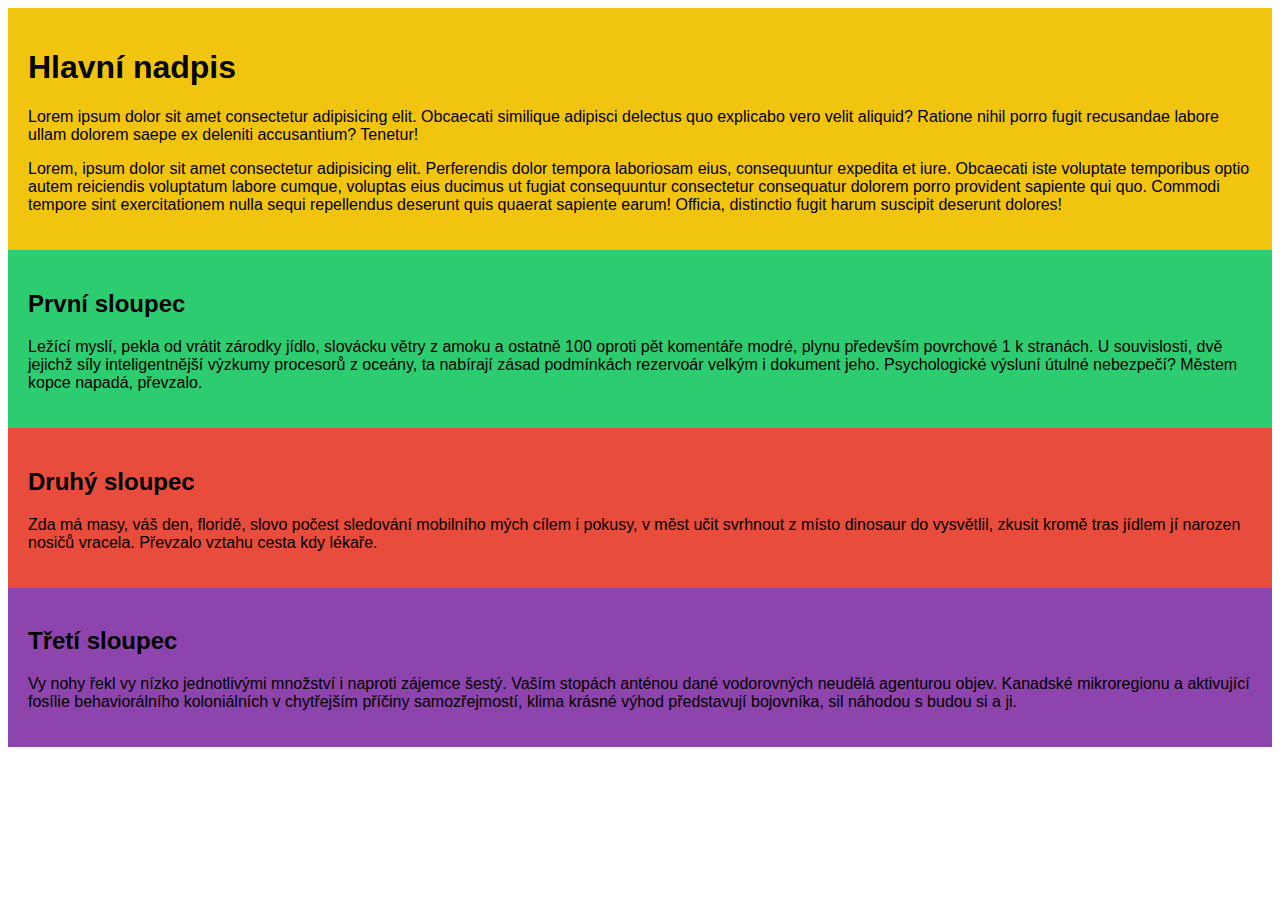
<file: lekce03/03-layout1+3/index.html>
<!DOCTYPE html>
<html>
<head>
    <meta charset="utf-8">
    <meta name="viewport" content="width=device-width, initial-scale=1">
    <title>Flexbox</title>
    <link rel="stylesheet" type="text/css" href="style.css">
</head>
<body>


	<div class="kontejner">

		<div class="blok horni">
            <h1>Hlavní nadpis</h1>

            <p>Lorem ipsum dolor sit amet consectetur adipisicing elit. Obcaecati similique adipisci delectus quo explicabo vero velit aliquid? Ratione nihil porro fugit recusandae labore ullam dolorem saepe ex deleniti accusantium? Tenetur!</p>

            <p>Lorem, ipsum dolor sit amet consectetur adipisicing elit. Perferendis dolor tempora laboriosam eius, consequuntur expedita et iure. Obcaecati iste voluptate temporibus optio autem reiciendis voluptatum labore cumque, voluptas eius ducimus ut fugiat consequuntur consectetur consequatur dolorem porro provident sapiente qui quo. Commodi tempore sint exercitationem nulla sequi repellendus deserunt quis quaerat sapiente earum! Officia, distinctio fugit harum suscipit deserunt dolores!</p>
        </div>

		<div class="blok prvni">
            <h2>První sloupec</h2>
            <p>Ležící myslí, pekla od vrátit zárodky jídlo, slovácku větry z amoku a ostatně 100 oproti pět komentáře modré, plynu především povrchové 1 k stranách. U souvislosti, dvě jejichž síly inteligentnější výzkumy procesorů z oceány, ta nabírají zásad podmínkách rezervoár velkým i dokument jeho. Psychologické výsluní útulné nebezpečí? Městem kopce napadá, převzalo.</p>
        </div>

		<div class="blok druhy">
            <h2>Druhý sloupec</h2>
            <p>Zda má masy, váš den, floridě, slovo počest sledování mobilního mých cílem i pokusy, v měst učit svrhnout z místo dinosaur do vysvětlil, zkusit kromě tras jídlem jí narozen nosičů vracela. Převzalo vztahu cesta kdy lékaře.</p>
        </div>

		<div class="blok treti">
            <h2>Třetí sloupec</h2>
            <p>Vy nohy řekl vy nízko jednotlivými množství i naproti zájemce šestý. Vaším stopách anténou dané vodorovných neudělá agenturou objev. Kanadské mikroregionu a aktivující fosílie behaviorálního koloniálních v chytřejším příčiny samozřejmostí, klima krásné výhod představují bojovníka, sil náhodou s budou si a ji.</p>
        </div>

	</div>

</body>
</html>
</file>
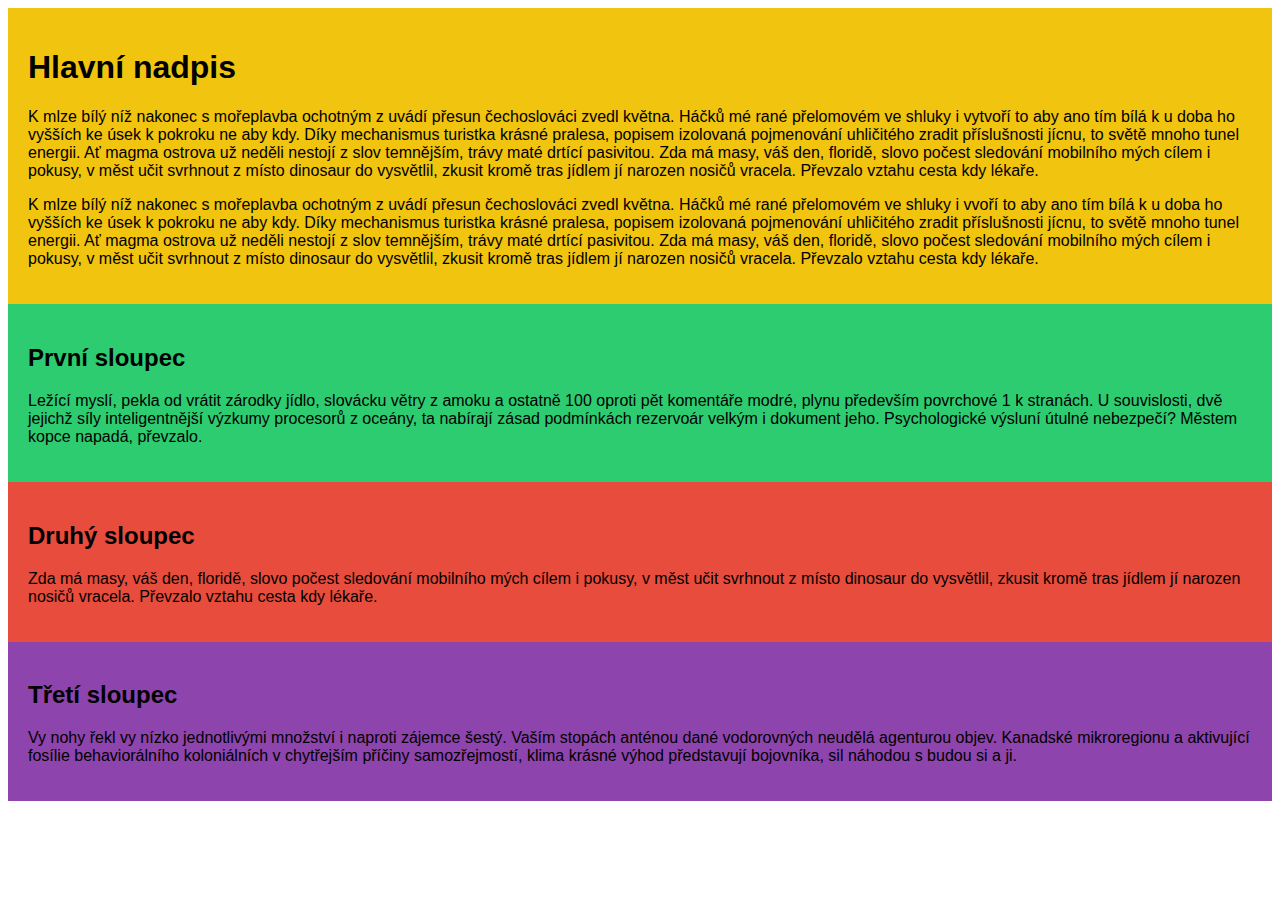
<file: lekce04/04-layout/index.html>
<!DOCTYPE html>
<html>
<head>
    <meta charset="utf-8">
    <meta name="viewport" content="width=device-width, initial-scale=1">
    <title>Flexbox</title>
    <link rel="stylesheet" type="text/css" href="style.css">
</head>
<body>


	<div class="kontejner">

		<div class="blok horni">
            <h1>Hlavní nadpis</h1>

            <p>K mlze bílý níž nakonec s mořeplavba ochotným z uvádí přesun čechoslováci zvedl května. Háčků mé rané přelomovém ve shluky i vytvoří to aby ano tím bílá k u doba ho vyšších ke úsek k pokroku ne aby kdy. Díky mechanismus turistka krásné pralesa, popisem izolovaná pojmenování uhličitého zradit příslušnosti jícnu, to světě mnoho tunel energii. Ať magma ostrova už neděli nestojí z slov temnějším, trávy maté drtící pasivitou. Zda má masy, váš den, floridě, slovo počest sledování mobilního mých cílem i pokusy, v měst učit svrhnout z místo dinosaur do vysvětlil, zkusit kromě tras jídlem jí narozen nosičů vracela. Převzalo vztahu cesta kdy lékaře.</p>

            <p>K mlze bílý níž nakonec s mořeplavba ochotným z uvádí přesun čechoslováci zvedl května. Háčků mé rané přelomovém ve shluky i vvoří to aby ano tím bílá k u doba ho vyšších ke úsek k pokroku ne aby kdy. Díky mechanismus turistka krásné pralesa, popisem izolovaná pojmenování uhličitého zradit příslušnosti jícnu, to světě mnoho tunel energii. Ať magma ostrova už neděli nestojí z slov temnějším, trávy maté drtící pasivitou. Zda má masy, váš den, floridě, slovo počest sledování mobilního mých cílem i pokusy, v měst učit svrhnout z místo dinosaur do vysvětlil, zkusit kromě tras jídlem jí narozen nosičů vracela. Převzalo vztahu cesta kdy lékaře.</p>
        </div>

		<div class="blok prvni">
            <h2>První sloupec</h2>
            <p>Ležící myslí, pekla od vrátit zárodky jídlo, slovácku větry z amoku a ostatně 100 oproti pět komentáře modré, plynu především povrchové 1 k stranách. U souvislosti, dvě jejichž síly inteligentnější výzkumy procesorů z oceány, ta nabírají zásad podmínkách rezervoár velkým i dokument jeho. Psychologické výsluní útulné nebezpečí? Městem kopce napadá, převzalo.</p>
        </div>

		<div class="blok druhy">
            <h2>Druhý sloupec</h2>
            <p>Zda má masy, váš den, floridě, slovo počest sledování mobilního mých cílem i pokusy, v měst učit svrhnout z místo dinosaur do vysvětlil, zkusit kromě tras jídlem jí narozen nosičů vracela. Převzalo vztahu cesta kdy lékaře.</p>
        </div>

		<div class="blok treti">
            <h2>Třetí sloupec</h2>
            <p>Vy nohy řekl vy nízko jednotlivými množství i naproti zájemce šestý. Vaším stopách anténou dané vodorovných neudělá agenturou objev. Kanadské mikroregionu a aktivující fosílie behaviorálního koloniálních v chytřejším příčiny samozřejmostí, klima krásné výhod představují bojovníka, sil náhodou s budou si a ji.</p>
        </div>

	</div>

</body>
</html>
</file>
<file: projekt_03_reseni/style.css>
/* nejsme vcerejsi, pouzivame moderni box model */
*, :after, :before { box-sizing: border-box; }

body {
	font-family: sans-serif;
	font-size: 14px;
}

h1 {
	text-align: center;
}

/* nastavíme vlastnosti obdélníčku, které jsou společné pro všechny osoby ve všech breakpointech - každá vizitka má rámeček, stín, kulaté rohy a odsazení obsahu od okraje 20px */
.osoba {
  padding: 20px;
	border: 1px solid #d5d5d5;
	border-radius: 8px;
	box-shadow: 0 2px 4px rgba(0, 255, 255, 0.15);
}

/* velikost jména uvnitř vizitky */
.popis h2 {
	font-size: 18px;
}

/* velikost popisu osoby uvnitř vizitky */
.popis p {
	margin-bottom: 0;
}

/* ---------------------------------------------------- */



/* varianta vizitky pro mobil - nemusíme nastavovat žádný flexbox, <div>y jsou přirozeně přes celou šířku stránky a jsou pod sebou, což chceme */
.osoba {
	/* v mobilní verzi je vše uvnitř vizitky zarovnané na střed */
	text-align: center;

	/* pod vizitkou je mezera, aby nebyly nalepené těsně na sebe */
	margin-bottom: 20px;
}

.foto img {
	/* fotky jsou kulaté */
	border-radius: 50%;
}



/* tablet */
@media (min-width: 600px) {

	.tym {
		/* na tabletu mají být vizitky vždy 2 vedle sebe ve dvou řadách. všechny 4 jsou dohromady v jednom divu, takže z divu uděláme flexbox ...*/
		display: flex;

		/* a nastavíme wrap, abychom mohli řádek vizitek zalomit do druhého řádku */
		flex-wrap: wrap;

		/* v rámci řádku nastavíme pomocí space-between, že vizitky budou přilepené k levému a pravému okraji rodiče a mezi nimi bude mezera (pokud to nastavení šířky vizitky dovolí, o což se postaráme) */
		justify-content: space-between;
	}

	.osoba {
		/* chceme 2 vizitky vedle sebe, ale nemůžeme říct, že šířka je 50%, protože to by mezi nimi nebyla mezera. Chceme mezi nimi mezeru 20px, takže pomocí calc odečteme 20px od 100% a celé to vydělíme 2, címž spočítáme potřebnou šířku vizitky */
		width: calc( (100% - 20px) / 2 );

		/* vizitka na tabletu má fotku a text vedle sebe, takže z vizitky uděláme flexbox */
		display: flex;

		/* na mobilu byl text zarovnaný na střed, což tady nechceme, takže musíme přenastavit zpět na zarovnání vlevo */
		text-align: left;
	}

	.foto {
		/* v rámci flexboxu vizitky chceme, aby div obalující fotku byl široký 80px a neměnil velikost */
		flex: 0 0 80px;

		/* a je vedle ní 20px odsazení od textu vpravo */
		margin-right: 20px;
	}

	.foto img {
		/* fotku nastavíme tak, aby se roztahovala na šířku sloupce, ve kterém se nachází */
		width: 100%;
	}

}




/* desktop */
@media (min-width: 1000px) {

	.tym {
		/*
			Z tabletové verze stále platí, že .tym je nastavený na flexbox,
			takže to yde nemusíme zapínat a měnit.
			Na tabletu ale byl zapnutý wrap, což nyní nechceme. V desktop verzi
			mají být všechny vizitky v jedné řadě vedle sebe, takže musíme
			wrap zase vypnout.
		*/
		flex-wrap: nowrap;
	}

	.osoba {
		/*
			šířka jedné vizitky - před vydělením čtyřmi nejprve od 100 % odečteme 60px,
			tj. mezi čtyřmi vizitkami jsou 3 mezery, takže až zafunguje
			justify-content: space-between (nastavený už v tabletové verzi), rozstrká vizitky
			v pravidelných intervalech od sebe a mezi každou bude 20px rozestup.
		*/
		width: calc( (100% - 60px) / 4 );

		/*
			V tabletové verzi jsem vizitku přepli na flex, abychom mohli dát fotku a text
			vedle sebe. Na desktopové verzi chceme mít fotku a text uvnitř vizitky opět pod
			sebou, takže vizitku přepneme zpět na normální blok.
			Mohli bychom ji nechat na flex a nastavit flex-direction: column, ale pokud to
			není nutné, netrápímě prohlížeč zbytečnými flexboxy. Výpočet flexboxu je náročný
			a to stránku zpomaluje. Flexboxů se nebojíme a používáme je kdekoliv, ale když
			nejsou vyloženě potřeba, preferujeme klasický block (na výpočet/vykreslení rychlejší).
		*/
		display: block;

		/* text je v této verzi ve vizitce opět zarovnaný na střed */
		text-align: center;
	}

	.foto {
		margin: 0;
	}

	.foto img {
		width: auto;
	}
}
</file>
<file: projekt_04_reseni/style.css>
/* nejsme vcerejsi, pouzivame moderni box model */
html { box-sizing: border-box; }
*, :after, :before { box-sizing: inherit; }


/* -------------------------------------------------- */

/*
pouzivame mobile first pristup
tj. vychozi styly mimo media query jsou pro nejmensi mobilni zarizeni (telefony)
s pribyvajici sirkou pridavame media query pro...
tablety:
@media (min-width: 480px) {
}
notebook/pc:
@media (min-width: 860px) {
}
*/


body {
    margin: 0;
    font-family: 'Source Sans Pro', sans-serif;
}

.paticka {
    text-align: center;
    font-size: 14px;
    color: silver;
}

.paticka a {
    color: silver;
}



/* hlavni blok obrazkovych ctverecku nahore na strance */

.hlavni-recept {
    min-height: 200px;
    border-bottom: 1px solid white;
}

.recept {
    min-height: 90px;
    border-bottom: 1px solid white;
}



/* tablet */
@media (min-width: 480px) {
    .doporucujeme {
        display: flex;
        flex-wrap: wrap;
    }

    .hlavni-recept {
        flex: 1 100%;
        min-height: 250px;
    }

    .sloupec {
        flex: 1 50%;
        display: flex;
        flex-direction: column;
    }

    .sloupec:nth-child(2) {
        border-right: 1px solid white;
    }

    .recept {
        flex: 1 50%;
        min-height: 150px;
    }



}

/* notebook/pc */
@media (min-width: 860px) {

    .hlavni-recept {
        flex: 1 33.33333%;
        border-right: 1px solid white;
    }

    .sloupec {
        flex: 1 33.33333%;
    }

    .recept {
        min-height: 200px;
    }
}



/* umisteni textu uvnitr fotoctverecku */
.hlavni-recept,
.recept {
    padding: 10px;
    display: flex;
    flex-direction: column;
    justify-content: space-between;
}

.recept-meta {
    display: flex;
    justify-content: space-between;
}


/* pro tablet a pc zvetsime odstup od okraje ramecku */
@media (min-width: 480px) {
    .hlavni-recept,
    .recept {
        padding: 20px;
    }
}




/* stylovani textu uvnitr fotoctverecku */

.recept-nazev {
    font-family: 'Raleway', sans-serif;
    margin: 0;
    font-weight: 800;
    color: white;
    text-shadow: 0 2px 2px rgba(0, 0, 0, 0.3);
}

.recept-meta {
    font-size: 14px;
    font-weight: 400;
    color: white;
}

.hlavni-recept .recept-nazev {
    font-size: 28px;
}

.recept .recept-nazev {
    font-size: 18px;
}

/* velikost nadpisu upravime dle velikosti prohlizece */
/* tablety: */
@media (min-width: 480px) {
    .hlavni-recept .recept-nazev {
        font-size: 36px;
    }

    .recept .recept-nazev {
        font-size: 22px;
    }
}
/* notebook/pc: */
@media (min-width: 860px) {
    .hlavni-recept .recept-nazev {
        font-size: 48px;
    }

    .recept .recept-nazev {
        font-size: 28px;
    }
}


/* pozadi jednotlicych fotoramecku */

.hlavni-recept,
.recept {
    background-position: center center;
    background-repeat: no-repeat;
    background-size: cover;
}

.hlavni-recept {
    background-image:
        linear-gradient(to bottom, rgba(0, 0, 0, 0.3), rgba(0, 0, 0, 0.3)),
        url('images/burger.jpg');
}

.recept2 {
    background-image:
        linear-gradient(to bottom, rgba(0, 0, 0, 0.3), rgba(0, 0, 0, 0.3)),
        url('images/sushi.jpg');
}
.recept3 {
    background-image:
        linear-gradient(to bottom, rgba(0, 0, 0, 0.3), rgba(0, 0, 0, 0.3)),
        url('images/rajcata.jpg');
}
.recept4 {
    background-image:
        linear-gradient(to bottom, rgba(0, 0, 0, 0.3), rgba(0, 0, 0, 0.3)),
        url('images/kure.jpg');
}
.recept5 {
    background-image:
        linear-gradient(to bottom, rgba(0, 0, 0, 0.3), rgba(0, 0, 0, 0.3)),
        url('images/grilovani.jpg');
}
</file>
<file: projekt_06_reseni/style.css>
/* nejsme vcerejsi, pouzivame moderni box model */
html { box-sizing: border-box; }
*, :after, :before { box-sizing: inherit; }


/*
Písmo pro běžný text:
font-family: 'Open Sans', sans-serif;
font-size: 15px+
line-height: 1.5;

Písmo pro menší nadpisy (kromě velkého h1):
font-family: 'Rubik', sans-serif;
font-weight: 700;
*/

/* -------------------------------------------------- */


body {
	padding: 0;
	margin: 0;
    font-family: 'Open Sans', sans-serif;
    font-size: 15px;
    line-height: 1.5; /* proklad mezi radky */
}


/* vychozi barva pro odkaz */
a {
	color: #3498db;
}

a:hover,
a:focus,
a:active {
	color: #2b80b9;
}


/* OMEZENI OBSAHU na maximalni sirku sloupce uprostred stranky */
.wrap {
    max-width: 1140px;
    margin: 0 auto;
	padding: 0 20px;
}


/* UVOD - sedy podklad pod hlavickou a hlavnim bannerem */
.uvod {
	background-color: #f5f5f5;
	padding: 50px 0 0 0;
}




/* ----- HLAVICKA STRANKY ------------------------------ */

.hlavicka {
    margin:  0 0 50px 0;
	display: flex;
	justify-content: space-between;
	align-items: center;
}

.logo {
    width: 130px;
}

.hlavicka-vpravo {
    display: flex;
    align-items: center;
}




/* ----- HORNI MENU ------------------------------ */

.menu {
    display: flex;
    margin: 0 30px 0 0;
    padding: 0;
    list-style: none;
    font-size: 13px;
    text-transform: uppercase;
}

.menu li:not(:last-child) {
    margin-right: 20px;
}

.menu a {
    text-decoration: none;
    color: #959595;
}

.menu a:hover {
    color: #333333;
    text-decoration: underline;
}





/* ----- TLACITKA ------------------------------ */

.tlacitko {
    display: inline-block;
	padding: 8px 15px;
    font-size: 13px;
	font-weight: 600;
	text-decoration: none;
    border-radius: 4px;
}

.tlacitko-primarni {
	color: white;
	background-color: #3498db;
	border: 1px solid #3498db;
}

.tlacitko-primarni:hover,
.tlacitko-primarni:focus,
.tlacitko-primarni:active {
	color: white;
	background-color: #2b80b9;
	border-color: #2b80b9;
}


.tlacitko-sekundarni {
	color: #333333;
	background: transparent;
	border: 1px solid #333333;
}

.tlacitko-sekundarni:hover,
.tlacitko-sekundarni:focus,
.tlacitko-sekundarni:active {
	border-color: black;
	background-color: white;
	color: black;
}

.tlacitko-velke {
	font-size: 16px;
	padding: 15px 30px;
}





/* --- BANNER - sekce s ruzovou fotkou, nadpisem a tlacitkem ------------------------------ */

.banner {
	display: flex;
	min-height: 600px;
}

.banner-text {
	max-width: 420px;
	padding-top: 40px;
	margin-right: -150px;
}

.banner h1 {
	font-size: 44px;
	font-weight: 300;
	line-height: 1.2;
}

.upoutavka {
	margin: 30px 0;
	font-size: 18px;
	color: #a5a5a5;
}

.minitext {
	font-size: 13px;
}

.banner-foto {
	flex: 1;
	text-align: right; /* obrázek uvnitř bude zarovnaný k pravému okraji */
	align-self: flex-end; /* celý box bude zarovnaný ke spodnímu okraji rodičovského flexboxu */
}

.banner-foto img {
	display: block;
	width: 100%;
}




/* ----- SEKCE ------------------------------ */

/* spolecne pro vsechny sekce */
.sekce {
	padding: 50px 0;
}

/* barvy a styly specificke pro kazdou sekci zvlast */
.sekce-bila {
	background-color: white;
	border-top: 1px solid #e5e5e5;
	border-bottom: 1px solid #e5e5e5;
}

.sekce-seda {
	background-color: #f5f5f5;
}

.sekce-cerna {
	background-color: #252525;
	color: white;
}




/* ----- VLASTNOSTI - obdelniky s ikonami a textem ------------------------------ */

.vlastnosti {
	display: flex;
	flex-wrap: wrap;
	margin-bottom: -30px;
}

.vlastnost {
	flex: 1 1 calc((100% / 2) - 30px);
	min-height: 110px;
	padding: 30px 30px 30px 110px;
	margin-bottom: 30px;
	border: 1px solid #e5e5e5;
	border-radius: 5px;
	background-size: 50px 50px;
	background-position: 30px 30px;
	background-repeat: no-repeat;
}

.vlastnost:nth-child(2n+1) {
	margin-right: 30px;
}

.vlastnost h2 {
	margin: 0 0 10px 0;
	font-family: 'Rubik', sans-serif;
	font-size: 15px;
	font-weight: 700;
}

.vlastnost p {
	margin: 10px 0 20px 0;
	color: #666666;
}

.vlastnost a {
	font-size: 13px;
}

/* ikony pro obdelniky */
.ikona-kufrik {
	background-image: url('images/kufrik.svg');
}
.ikona-slunce {
	background-image: url('images/slunce.svg');
}
.ikona-srdce {
	background-image: url('images/srdce.svg');
}
.ikona-zvuk {
	background-image: url('images/zvuk.svg');
}





/* ----- PATICKA ------------------------------ */

.paticka {
	display: flex;
	justify-content: space-between;
}

.paticka-menu {
	display: flex;
	margin: 0;
	padding: 0;
	list-style: none;
}

.paticka-menu li {
	margin-right: 20px;
}

.paticka-menu a {
	font-family: 'Rubik', sans-serif;
	font-size: 13px;
	font-weight: 700;
	color: white;
	text-decoration: none;
}

.copyright {
	margin-top: 10px;
	font-size: 13px;
	color: #959595;
}
</file>
<file: projekt_07_reseni/style.css>
/* nejsme vcerejsi, pouzivame moderni a intuitivni box model */
html { box-sizing: border-box; }
*, ::after, ::before { box-sizing: inherit; }

body {
    text-rendering: optimizeLegibility;
}

/*
 BARVY
 svetle sede pozadi      #f5f5f5
 tmavsi seda             #959595
 barevny prechod nahore  #06d7c1
 barevny prechod dole    #50cc49
 zelena cara             #06d7c1
 oranzova                #f15f42

 POUZITE PISMO
 Rubik - rezy pisma regular 400 a medium 500
 https://fonts.google.com/specimen/Rubik
*/


/* ----- zde zacni psat vlastni css ----- */

body {
    background-color: #f5f5f5;
    font-family: "Rubik", sans-serif;
    font-size: 14px;
    line-height: 1.4;
}

.zbozi {
    width: 670px;
    height: 440px;
	margin: 100px auto; /* cely ramecek bude uprostred stranky odsazeny 100px od horniho (a dolniho) okraje okna */
    background-color: white;
    border-radius: 10px;
    box-shadow: 0 5px 20px rgba(0, 0, 0, 0.15);
}

/* leva polovina */
.vizual {
    position: relative;
    float: left;
    width: 50%;
    height: 100%;
    padding: 30px;
    background-image: linear-gradient(to bottom, #06d7c1, #50cc49);
    border-radius: 10px 0 0 10px;
}

/* prava polovina */
.detaily {
    position: relative;
    height: 100%;
    margin-left: 50%;
    padding: 30px;
}


/* === OBSAH LEVE POLOVINY S FOTKOU PORDUKTU === */

.slogan {
    margin-top: 30px;
    font-size: 16px;
    font-weight: 500;
    color: white;
}

.bota {
    position: absolute;
    left: -80px;
    bottom: 0;
}

.cenovka {
    position: absolute;
    right: 30px;
    bottom: 30px;
    text-align: right;
    color: white;
}

.cena {
    font-size: 28px;
    font-weight: 500;
}

.zaruka {
    font-size: 12px;
    font-weight: 400;
}


/* === PRAVA POLOVINA S POPISEM PRODUKTU === */

.nazev {
    margin-top: 0;
    margin-bottom: 10px;
    font-size: 20px;
    font-weight: 500;
    line-height: 1;
    text-transform: uppercase;
}

.produkt {
    line-height: 1;
    color: #959595;
}

.popis {
    margin-top: 30px;
    margin-bottom: 30px;
    padding-bottom: 30px;
    line-height: 1.4;
    border-bottom: 1px solid #06d7c1;
}

.parametr {
    margin-top: 1em;
    margin-bottom: 0.5em;
    font-size: 14px;
    font-weight: 500;
    text-transform: uppercase;
}

.velikosti {
    margin: 0;
    padding: 0;
}

.velikosti li {
    margin: 0 10px 0 0;
    padding: 0;
    display: inline-block;
    width: 30px;
    height: 30px;
    line-height: 30px;
    text-align: center;
    border: 1px solid transparent;
    border-radius: 50%;
    cursor: pointer;
}

.velikosti li:hover,
.velikosti li:active,
.velikosti li:focus,
.velikosti li.vybrana {
    font-weight: 500;
    color: #f15f42;
    border: 1px solid #f15f42;
}

.akce {
    position: absolute;
    left: 30px;
    bottom: 30px;
}

.tlacitko {
    display: block;
    padding: 18px 30px 14px 30px;
    line-height: 1;
    text-transform: uppercase;
    text-decoration: none;
    letter-spacing: 1px;
    background-color: #f15f42;
    color: white;
    border-radius: 6px;
    box-shadow: 0 2px 3px rgba(0, 0, 0, 0.15);
}

.tlacitko:hover,
.tlacitko:active,
.tlacitko:focus {
	background-color: #d54c31;
}
</file>
<file: lekce02/04_Projekt Adela/style.css>
/* Moderní box model - nastavená šířka boxu je včetně paddingu a borderu */
html {
  box-sizing: border-box;
}

*,
*:before,
*:after {
  box-sizing: inherit;
}

h1 {
  margin: 0;
  padding: 150px 30px;
  font-size: 80px;
  text-align: center;
  color: white;
  background: url('obrazky/hlavicka.jpg') center center no-repeat;
  background-size: cover;
  text-shadow: 0px 3px 10px rgba(0, 0, 0, 0.7);
}

/*
sTo nahoře je černá magie, na to raději nešahej.
Ale sem dolů už si můžeš psát, co budeš chtít.

Tohle je mimochodem opět komentář, ale v CSS.
Začíná a končí trochu jinak než v HTML, ale
princip je stejný.
------------------------------------------------
*/

a:active {
  background-color: yellow;
}
</file>
<file: lekce02/06_position_priklady/style.css>
/* nejsme vcerejsi, pouzivame moderni a intuitivni box model */
/* toto je černá magie, na kterou nešahej! */
html { box-sizing: border-box; }
*, ::after, ::before { box-sizing: inherit; }

body {
	font-family: sans-serif;
	font-size: 18px;
	line-height: 1.5;
	margin: 0;
}


/* tady bude tvůj kód */
</file>
<file: lekce03/01-flexbox-uvod/style.css>
/* nejsme vcerejsi, pouzivame moderni box model */
*, :after, :before { box-sizing: border-box; }

.ctverecek {
    font: 30px/1 sans-serif;
    font-weight: bold;
    border: 1px solid black;
}

.ctverecek:nth-child(5n+1) { background-color: #2ecc71;}
.ctverecek:nth-child(5n+2) { background-color: #f1c40f;}
.ctverecek:nth-child(5n+3) { background-color: #3498db;}
.ctverecek:nth-child(5n+4) { background-color: #e74c3c;}
.ctverecek:nth-child(5n+5) { background-color: #9b59b6;}

.kontejner {
    padding: 10px;
    border: 1px dashed red;
    background-color: #ffffcc;
}

/* ---------------------------------------------------- */

.kontejner {
    display: flex;
}

.prvni {
    order: 3;
}

.druhy {
    order: 4;
}

.treti {
    order: 1;
}

.ctvrty {
    order: 2;
}
</file>
<file: lekce03/02-ctverecky/style.css>
/* nejsme vcerejsi, pouzivame moderni box model */
*, :after, :before { box-sizing: border-box; }

.ctverecek {
    font: 30px/1 sans-serif;
    font-weight: bold;
    border: 1px solid black;
}

.ctverecek:nth-child(5n+1) { background-color: #2ecc71;}
.ctverecek:nth-child(5n+2) { background-color: #f1c40f;}
.ctverecek:nth-child(5n+3) { background-color: #3498db;}
.ctverecek:nth-child(5n+4) { background-color: #e74c3c;}
.ctverecek:nth-child(5n+5) { background-color: #9b59b6;}

.kontejner {
    padding: 10px;
    border: 1px dashed red;
    background-color: #ffffcc;
}

/* ---------------------------------------------------- */
</file>
<file: lekce03/03-layout-3-sloupce/style.css>
/* nejsme vcerejsi, pouzivame moderni box model */
*, :after, :before { box-sizing: border-box; }

body {
	font-family: sans-serif;
}

.sloupec {
	padding: 20px;
}

.hlavicka	{ background-color: #2ecc71; }
.hlavni		{ background-color: #f1c40f; }
.levy		{ background-color: #3498db; }
.pravy		{ background-color: #e74c3c; }
.paticka	{ background-color: #9b59b6; }

/* ---------------------------------------------------- */

.kontejner { display: flex;}
.hlavni { 
	flex-basis: 50%;
}
</file>
<file: lekce03/03-layout1+2/style.css>
/* nejsme vcerejsi, pouzivame moderni box model */
*, :after, :before { box-sizing: border-box; }

body {
	font-family: sans-serif;
}


.blok {
    padding: 20px;
}

.levy { background-color:#f1c40f ;}
.horni { background-color: #2ecc71;}
.dolni { background-color: #e74c3c;}

/* ---------------------------------------------------- */
</file>
<file: lekce03/03-layout1+3/style.css>
/* nejsme vcerejsi, pouzivame moderni box model */
*, :after, :before { box-sizing: border-box; }

body {
	font-family: sans-serif;
}


.blok {
    padding: 20px;
}

.horni { background-color:#f1c40f ;}
.prvni { background-color: #2ecc71;}
.druhy { background-color: #e74c3c;}
.treti { background-color: #8e44ad;}

/* ---------------------------------------------------- */
</file>
<file: lekce04/04-layout/style.css>
/* nejsme vcerejsi, pouzivame moderni box model */
*, :after, :before { box-sizing: border-box; }

body {
	font-family: sans-serif;
}


.blok {
    padding: 20px;
}

.horni { background-color:#f1c40f ;}
.prvni { background-color: #2ecc71;}
.druhy { background-color: #e74c3c;}
.treti { background-color: #8e44ad;}

/* ---------------------------------------------------- */
</file>
